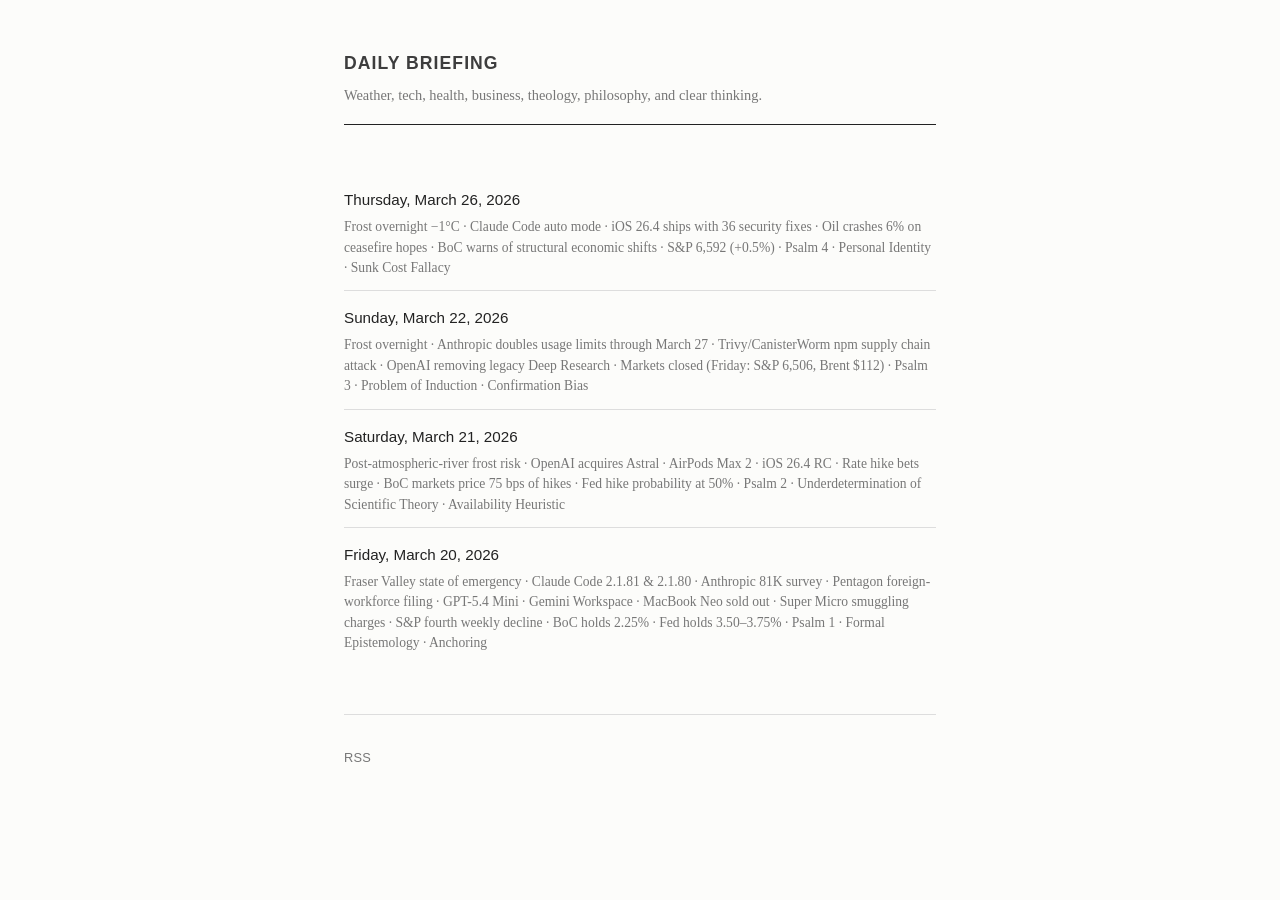
<file: index.html>
<!DOCTYPE html>
<html lang="en-CA">
<head>
  <meta charset="UTF-8">
  <meta name="viewport" content="width=device-width, initial-scale=1.0">
  <title>Daily Briefing</title>
  <link rel="alternate" type="application/rss+xml" title="Daily Briefing" href="/feed.xml">
  <link rel="stylesheet" href="/style.css">
</head>
<body>

<header>
  <h1>Daily Briefing</h1>
  <p class="subtitle">Weather, tech, health, business, theology, philosophy, and clear thinking.</p>
  <hr class="header-rule">
</header>

<ul class="archive-list">
  <li>
    <a href="/briefings/2026-03-26.html">Thursday, March 26, 2026</a>
    <div class="summary">Frost overnight &minus;1°C &middot; Claude Code auto mode &middot; iOS 26.4 ships with 36 security fixes &middot; Oil crashes 6% on ceasefire hopes &middot; BoC warns of structural economic shifts &middot; S&amp;P 6,592 (+0.5%) &middot; Psalm 4 &middot; Personal Identity &middot; Sunk Cost Fallacy</div>
  </li>
  <li>
    <a href="/briefings/2026-03-22.html">Sunday, March 22, 2026</a>
    <div class="summary">Frost overnight &middot; Anthropic doubles usage limits through March 27 &middot; Trivy/CanisterWorm npm supply chain attack &middot; OpenAI removing legacy Deep Research &middot; Markets closed (Friday: S&amp;P 6,506, Brent $112) &middot; Psalm 3 &middot; Problem of Induction &middot; Confirmation Bias</div>
  </li>
  <li>
    <a href="/briefings/2026-03-21.html">Saturday, March 21, 2026</a>
    <div class="summary">Post-atmospheric-river frost risk &middot; OpenAI acquires Astral &middot; AirPods Max 2 &middot; iOS 26.4 RC &middot; Rate hike bets surge &middot; BoC markets price 75 bps of hikes &middot; Fed hike probability at 50% &middot; Psalm 2 &middot; Underdetermination of Scientific Theory &middot; Availability Heuristic</div>
  </li>
  <li>
    <a href="/briefings/2026-03-20.html">Friday, March 20, 2026</a>
    <div class="summary">Fraser Valley state of emergency &middot; Claude Code 2.1.81 &amp; 2.1.80 &middot; Anthropic 81K survey &middot; Pentagon foreign-workforce filing &middot; GPT-5.4 Mini &middot; Gemini Workspace &middot; MacBook Neo sold out &middot; Super Micro smuggling charges &middot; S&amp;P fourth weekly decline &middot; BoC holds 2.25% &middot; Fed holds 3.50&ndash;3.75% &middot; Psalm 1 &middot; Formal Epistemology &middot; Anchoring</div>
  </li>
</ul>

<footer>
  <a class="feed-link" href="/feed.xml">RSS</a>
</footer>

</body>
</html>
</file>
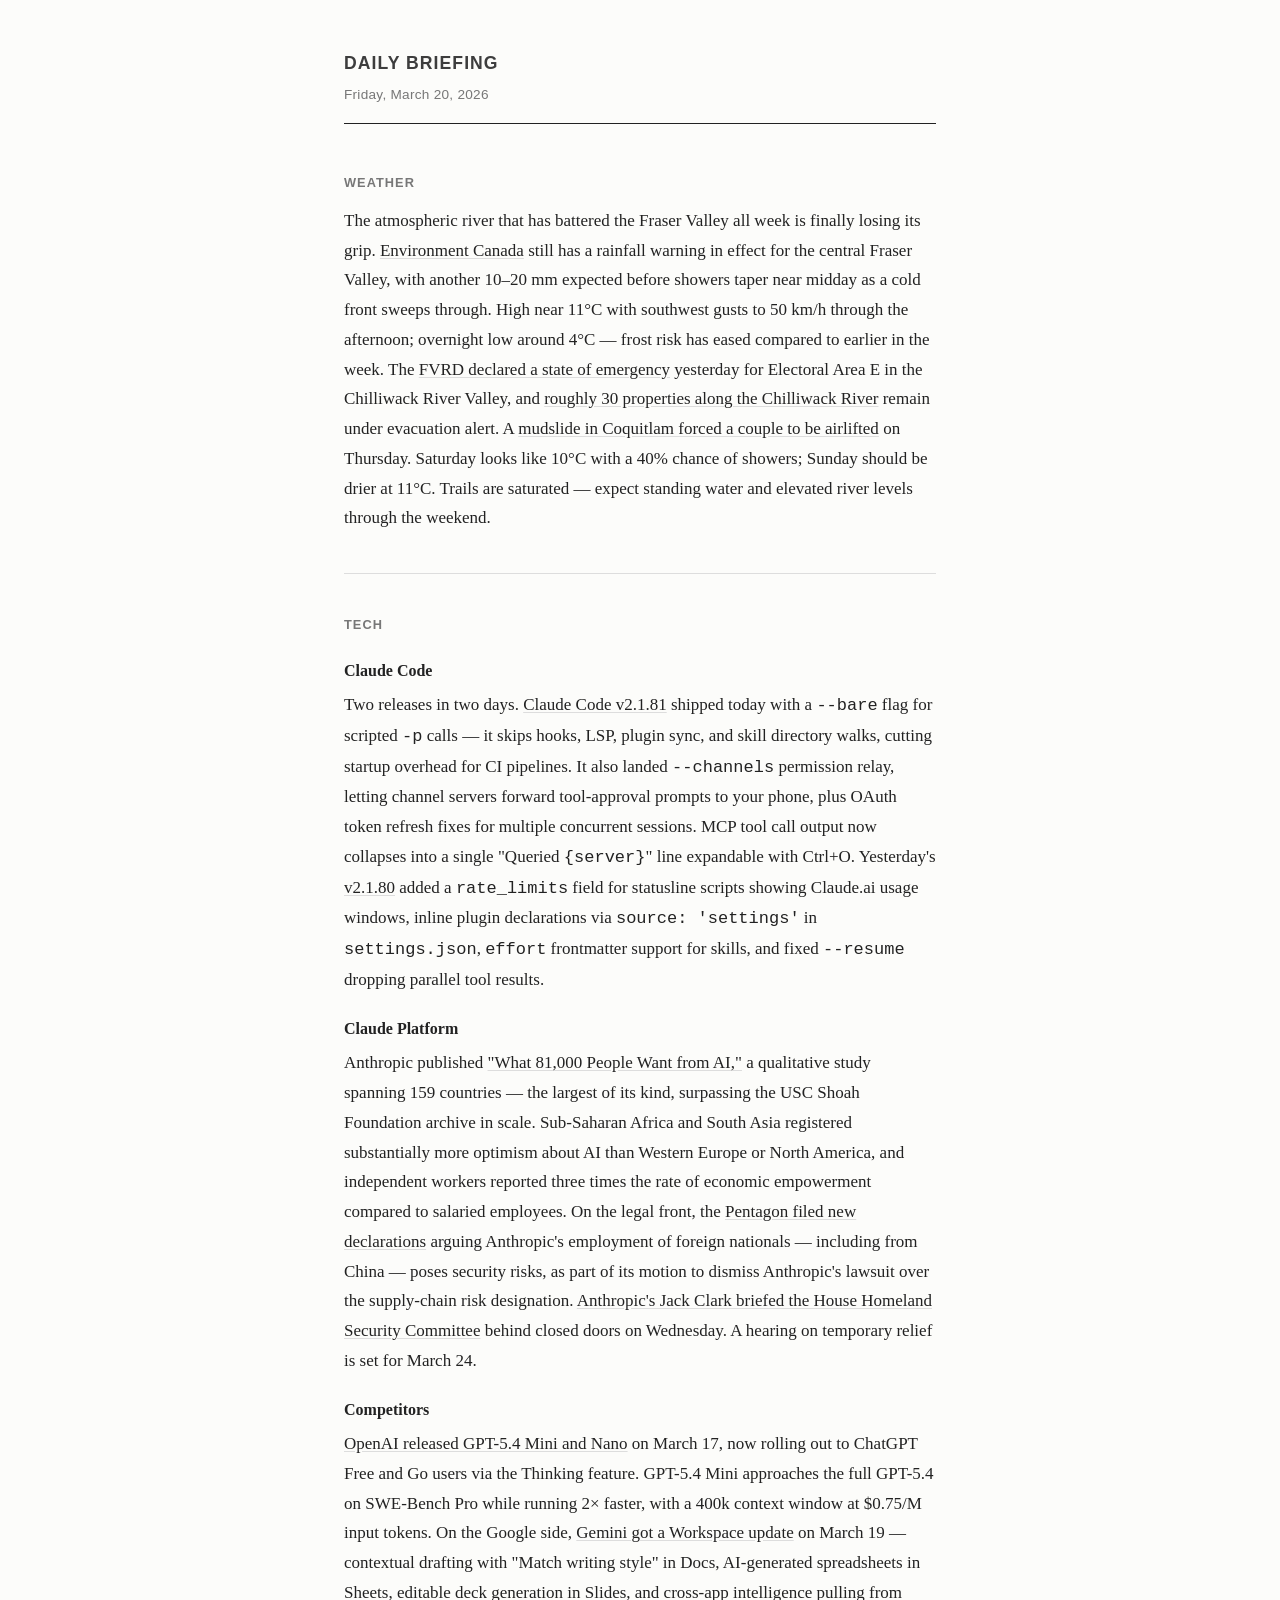
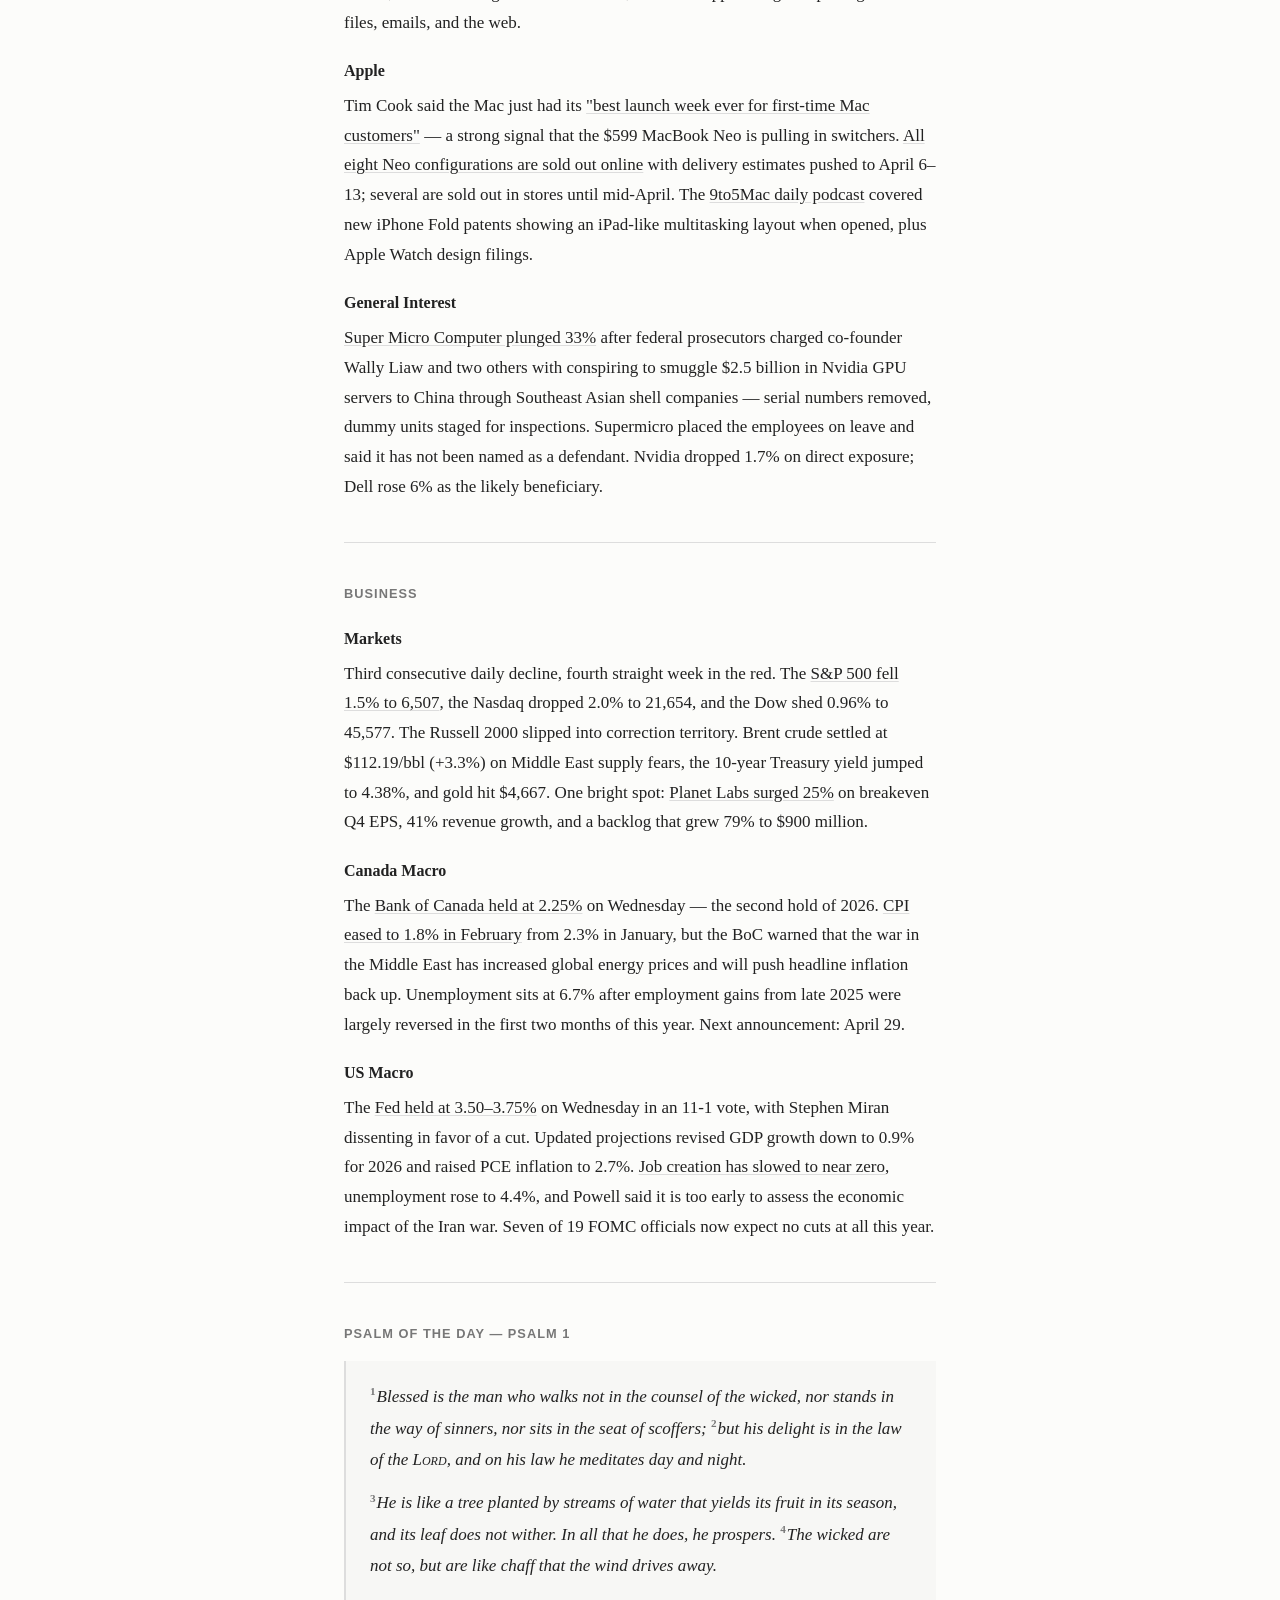
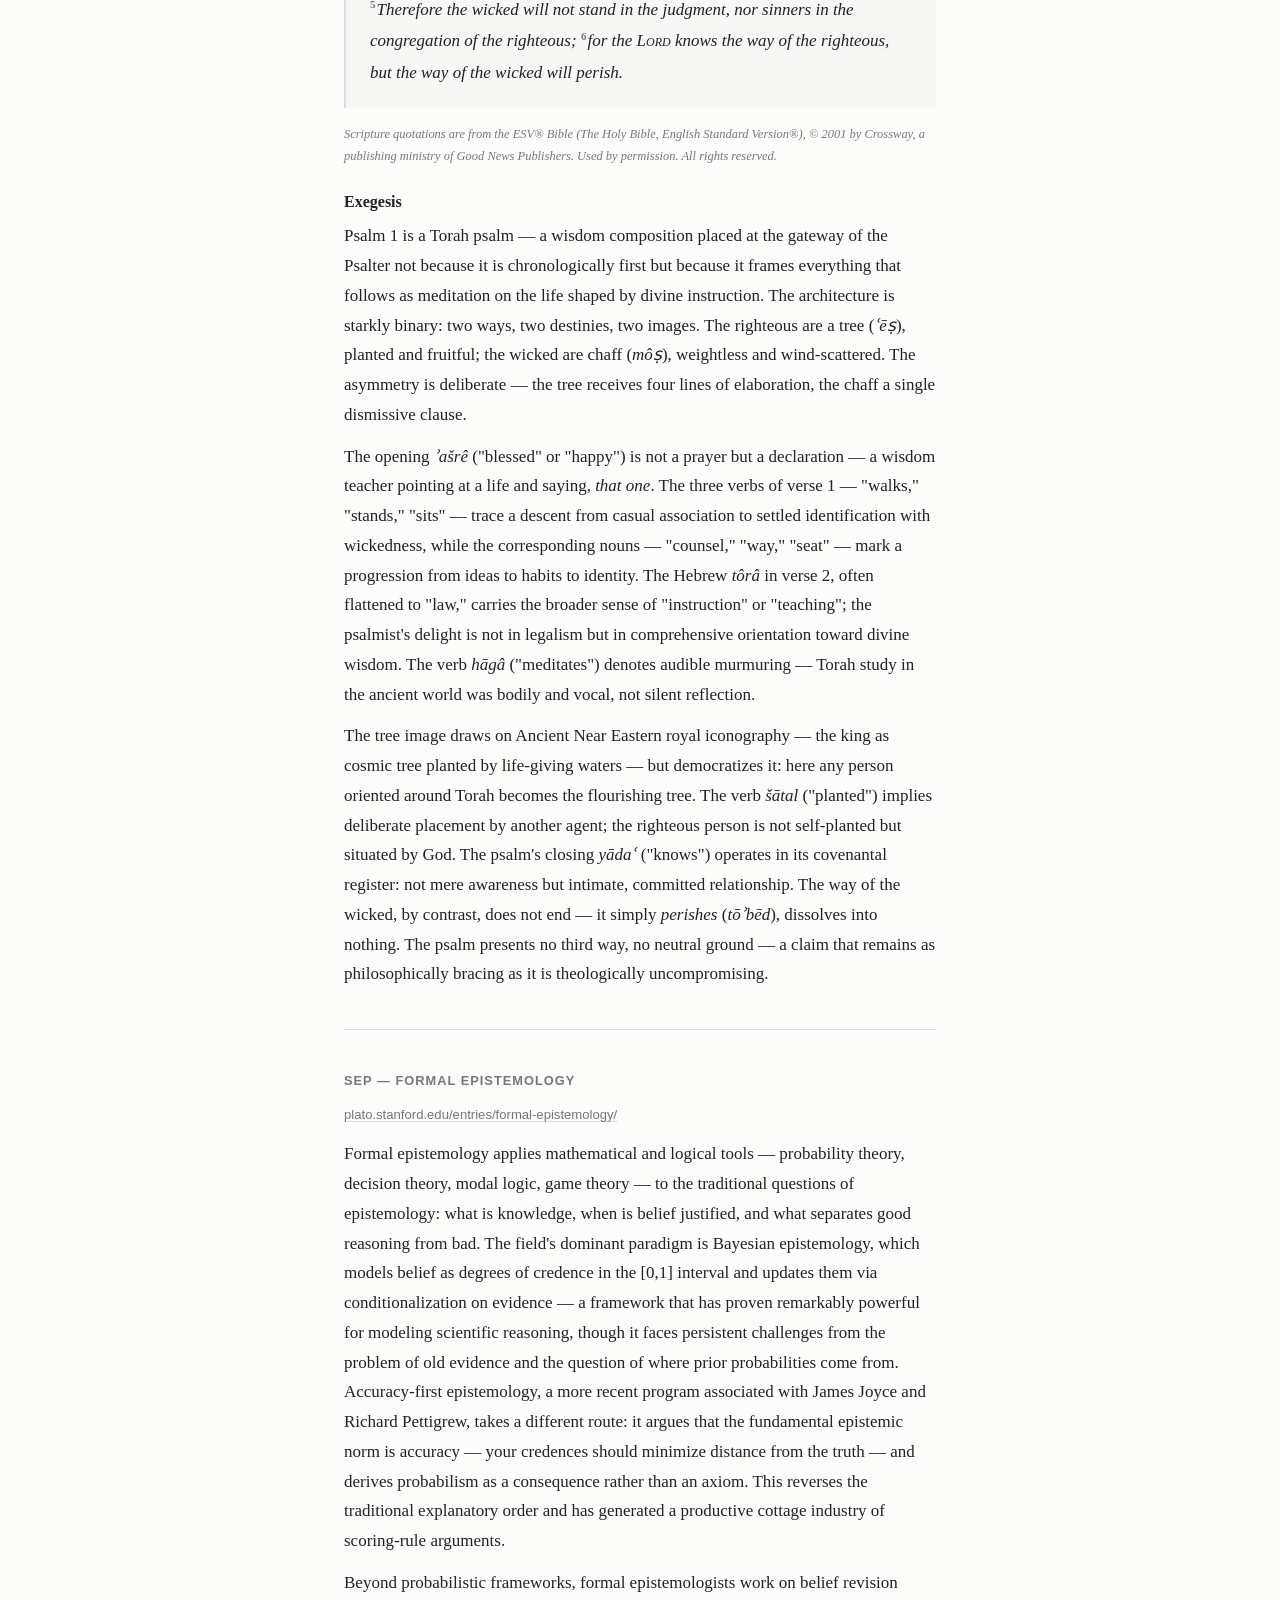
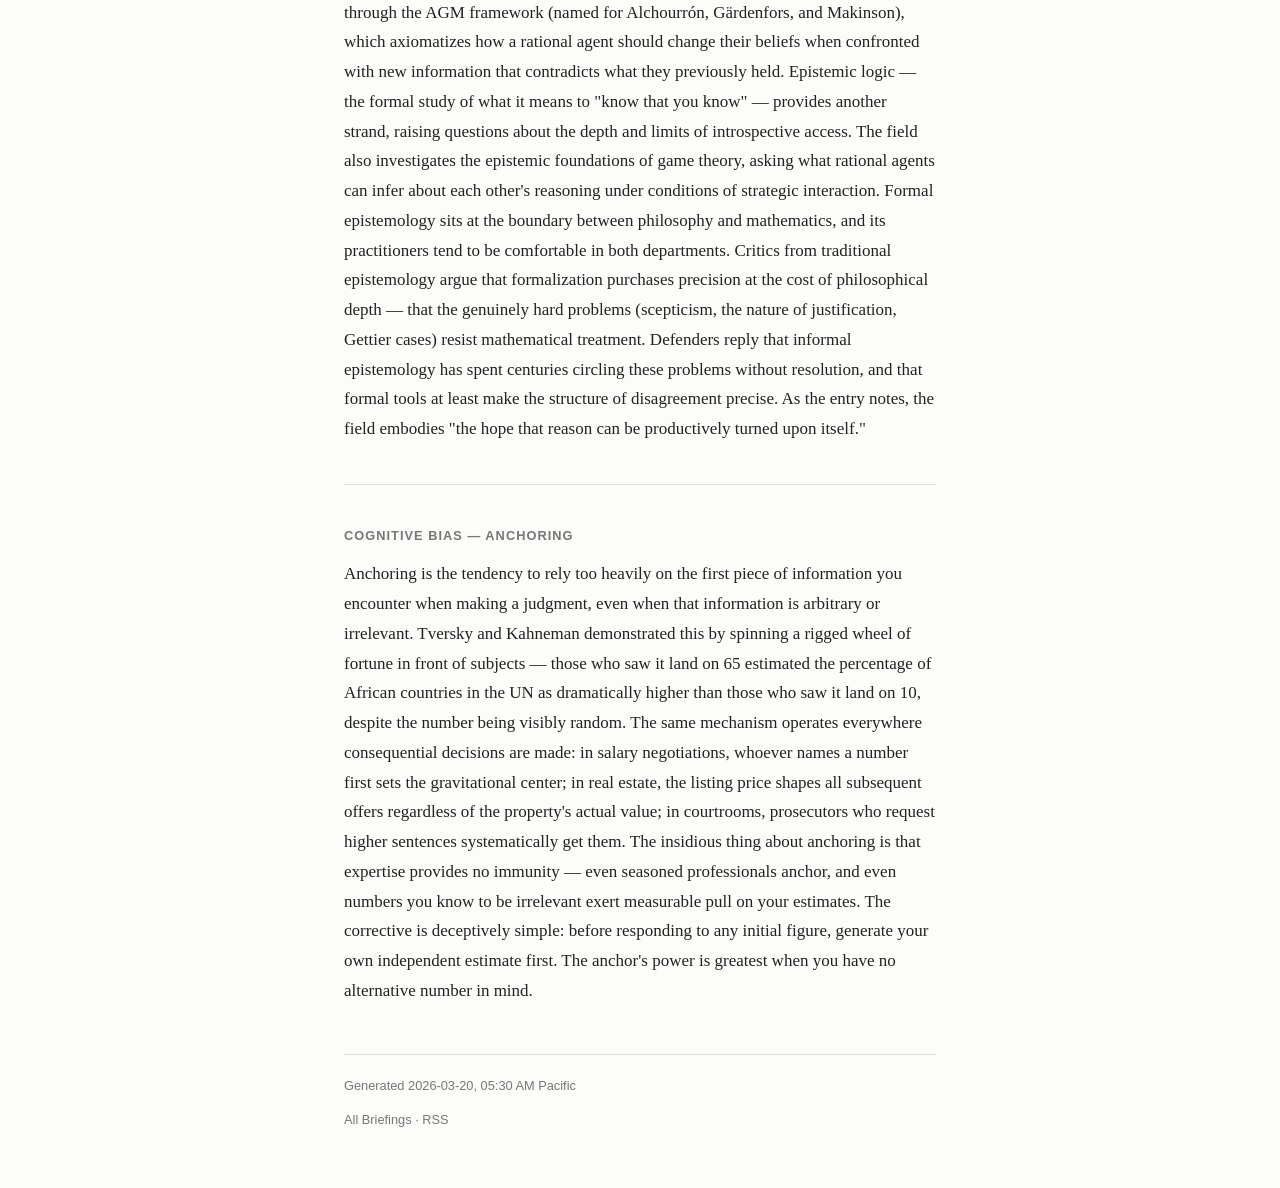
<file: briefings/2026-03-20.html>
<!DOCTYPE html>
<html lang="en-CA">
<head>
  <meta charset="UTF-8">
  <meta name="viewport" content="width=device-width, initial-scale=1.0">
  <title>Daily Briefing — 2026-03-20</title>
  <link rel="stylesheet" href="/style.css">
</head>
<body>

<header>
  <h1>Daily Briefing</h1>
  <div class="date">Friday, March 20, 2026</div>
  <hr class="header-rule">
</header>

<section>
  <h2>Weather</h2>
  <p>
    The atmospheric river that has battered the Fraser Valley all week is finally losing its grip. <a href="https://weather.gc.ca/en/location/index.html?coords=49.233,-121.767">Environment Canada</a> still has a rainfall warning in effect for the central Fraser Valley, with another 10–20 mm expected before showers taper near midday as a cold front sweeps through. High near 11°C with southwest gusts to 50 km/h through the afternoon; overnight low around 4°C — frost risk has eased compared to earlier in the week. The <a href="https://fraservalleytoday.ca/2026/03/19/state-of-emergency-declared-in-fvrd/">FVRD declared a state of emergency</a> yesterday for Electoral Area E in the Chilliwack River Valley, and <a href="https://theprogress.com/2026/03/19/state-of-local-emergency-declared-for-fvrds-area-e-in-the-chilliwack-river-valley/">roughly 30 properties along the Chilliwack River</a> remain under evacuation alert. A <a href="https://www.cbc.ca/news/canada/british-columbia/evacuation-alert-fraser-valley-atmospheric-river-bc-9.7135863">mudslide in Coquitlam forced a couple to be airlifted</a> on Thursday. Saturday looks like 10°C with a 40% chance of showers; Sunday should be drier at 11°C. Trails are saturated — expect standing water and elevated river levels through the weekend.
  </p>
</section>

<hr class="section-rule">

<section>
  <h2>Tech</h2>

  <h3>Claude Code</h3>
  <p>
    Two releases in two days. <a href="https://code.claude.com/docs/en/changelog">Claude Code v2.1.81</a> shipped today with a <code>--bare</code> flag for scripted <code>-p</code> calls — it skips hooks, LSP, plugin sync, and skill directory walks, cutting startup overhead for CI pipelines. It also landed <code>--channels</code> permission relay, letting channel servers forward tool-approval prompts to your phone, plus OAuth token refresh fixes for multiple concurrent sessions. MCP tool call output now collapses into a single "Queried <code>{server}</code>" line expandable with Ctrl+O. Yesterday's <a href="https://code.claude.com/docs/en/changelog">v2.1.80</a> added a <code>rate_limits</code> field for statusline scripts showing Claude.ai usage windows, inline plugin declarations via <code>source: 'settings'</code> in <code>settings.json</code>, <code>effort</code> frontmatter support for skills, and fixed <code>--resume</code> dropping parallel tool results.
  </p>

  <h3>Claude Platform</h3>
  <p>
    Anthropic published <a href="https://www.anthropic.com/81k-interviews">"What 81,000 People Want from AI,"</a> a qualitative study spanning 159 countries — the largest of its kind, surpassing the USC Shoah Foundation archive in scale. Sub-Saharan Africa and South Asia registered substantially more optimism about AI than Western Europe or North America, and independent workers reported three times the rate of economic empowerment compared to salaried employees. On the legal front, the <a href="https://www.axios.com/2026/03/19/pentagon-anthropic-foreign-workforce-security-risks">Pentagon filed new declarations</a> arguing Anthropic's employment of foreign nationals — including from China — poses security risks, as part of its motion to dismiss Anthropic's lawsuit over the supply-chain risk designation. <a href="https://www.axios.com/2026/03/19/anthropic-house-homeland-security-ai">Anthropic's Jack Clark briefed the House Homeland Security Committee</a> behind closed doors on Wednesday. A hearing on temporary relief is set for March 24.
  </p>

  <h3>Competitors</h3>
  <p>
    <a href="https://openai.com/index/introducing-gpt-5-4-mini-and-nano/">OpenAI released GPT-5.4 Mini and Nano</a> on March 17, now rolling out to ChatGPT Free and Go users via the Thinking feature. GPT-5.4 Mini approaches the full GPT-5.4 on SWE-Bench Pro while running 2× faster, with a 400k context window at $0.75/M input tokens. On the Google side, <a href="https://blog.google/products-and-platforms/products/workspace/gemini-workspace-updates-march-2026/">Gemini got a Workspace update</a> on March 19 — contextual drafting with "Match writing style" in Docs, AI-generated spreadsheets in Sheets, editable deck generation in Slides, and cross-app intelligence pulling from files, emails, and the web.
  </p>

  <h3>Apple</h3>
  <p>
    Tim Cook said the Mac just had its <a href="https://9to5mac.com/2026/03/20/tim-cook-says-the-mac-just-set-a-new-launch-record-for-apple/">"best launch week ever for first-time Mac customers"</a> — a strong signal that the $599 MacBook Neo is pulling in switchers. <a href="https://9to5mac.com/2026/03/20/apple-hasnt-caught-up-to-macbook-neo-demand-yet/">All eight Neo configurations are sold out online</a> with delivery estimates pushed to April 6–13; several are sold out in stores until mid-April. The <a href="https://9to5mac.com/2026/03/20/daily-march-20-2026/">9to5Mac daily podcast</a> covered new iPhone Fold patents showing an iPad-like multitasking layout when opened, plus Apple Watch design filings.
  </p>

  <h3>General Interest</h3>
  <p>
    <a href="https://finance.yahoo.com/news/supermicro-stock-plunges-33-after-us-charges-co-founder-with-conspiracy-to-smuggle-nvidia-chips-to-china-201013177.html">Super Micro Computer plunged 33%</a> after federal prosecutors charged co-founder Wally Liaw and two others with conspiring to smuggle $2.5 billion in Nvidia GPU servers to China through Southeast Asian shell companies — serial numbers removed, dummy units staged for inspections. Supermicro placed the employees on leave and said it has not been named as a defendant. Nvidia dropped 1.7% on direct exposure; Dell rose 6% as the likely beneficiary.
  </p>
</section>

<hr class="section-rule">

<section>
  <h2>Business</h2>

  <h3>Markets</h3>
  <p>
    Third consecutive daily decline, fourth straight week in the red. The <a href="https://finance.yahoo.com/markets/stocks/articles/stock-market-today-march-20-212631719.html">S&amp;P 500 fell 1.5% to 6,507</a>, the Nasdaq dropped 2.0% to 21,654, and the Dow shed 0.96% to 45,577. The Russell 2000 slipped into correction territory. Brent crude settled at $112.19/bbl (+3.3%) on Middle East supply fears, the 10-year Treasury yield jumped to 4.38%, and gold hit $4,667. One bright spot: <a href="https://finance.yahoo.com/markets/stocks/articles/stock-market-today-march-20-215435294.html">Planet Labs surged 25%</a> on breakeven Q4 EPS, 41% revenue growth, and a backlog that grew 79% to $900 million.
  </p>

  <h3>Canada Macro</h3>
  <p>
    The <a href="https://www.bankofcanada.ca/2026/03/fad-press-release-2026-03-18/">Bank of Canada held at 2.25%</a> on Wednesday — the second hold of 2026. <a href="https://www.bnnbloomberg.ca/business/economics/2026/03/18/bank-of-canada-holds-key-interest-rate-at-225/">CPI eased to 1.8% in February</a> from 2.3% in January, but the BoC warned that the war in the Middle East has increased global energy prices and will push headline inflation back up. Unemployment sits at 6.7% after employment gains from late 2025 were largely reversed in the first two months of this year. Next announcement: April 29.
  </p>

  <h3>US Macro</h3>
  <p>
    The <a href="https://www.federalreserve.gov/newsevents/pressreleases/monetary20260318a.htm">Fed held at 3.50–3.75%</a> on Wednesday in an 11-1 vote, with Stephen Miran dissenting in favor of a cut. Updated projections revised GDP growth down to 0.9% for 2026 and raised PCE inflation to 2.7%. <a href="https://finance.yahoo.com/news/live/fed-meeting-live-updates-federal-reserve-holds-rates-steady-forecasts-1-rate-cut-in-2026-180216872.html">Job creation has slowed to near zero</a>, unemployment rose to 4.4%, and Powell said it is too early to assess the economic impact of the Iran war. Seven of 19 FOMC officials now expect no cuts at all this year.
  </p>
</section>

<hr class="section-rule">

<section>
  <h2>Psalm of the Day — Psalm 1</h2>

  <div class="psalm-text">
    <p>
      <span class="verse-num">1</span>Blessed is the man
      who walks not in the counsel of the wicked,
      nor stands in the way of sinners,
      nor sits in the seat of scoffers;
      <span class="verse-num">2</span>but his delight is in the law of the <span style="font-variant: small-caps;">Lord</span>,
      and on his law he meditates day and night.
    </p>
    <p>
      <span class="verse-num">3</span>He is like a tree
      planted by streams of water
      that yields its fruit in its season,
      and its leaf does not wither.
      In all that he does, he prospers.
      <span class="verse-num">4</span>The wicked are not so,
      but are like chaff that the wind drives away.
    </p>
    <p>
      <span class="verse-num">5</span>Therefore the wicked will not stand in the judgment,
      nor sinners in the congregation of the righteous;
      <span class="verse-num">6</span>for the <span style="font-variant: small-caps;">Lord</span> knows the way of the righteous,
      but the way of the wicked will perish.
    </p>
  </div>

  <p class="copyright">
    Scripture quotations are from the ESV® Bible (The Holy Bible, English Standard Version®), © 2001 by Crossway, a publishing ministry of Good News Publishers. Used by permission. All rights reserved.
  </p>

  <h3>Exegesis</h3>
  <p>
    Psalm 1 is a Torah psalm — a wisdom composition placed at the gateway of the Psalter not because it is chronologically first but because it frames everything that follows as meditation on the life shaped by divine instruction. The architecture is starkly binary: two ways, two destinies, two images. The righteous are a tree (<em>ʿēṣ</em>), planted and fruitful; the wicked are chaff (<em>môṣ</em>), weightless and wind-scattered. The asymmetry is deliberate — the tree receives four lines of elaboration, the chaff a single dismissive clause.
  </p>
  <p>
    The opening <em>ʾašrê</em> ("blessed" or "happy") is not a prayer but a declaration — a wisdom teacher pointing at a life and saying, <em>that one</em>. The three verbs of verse 1 — "walks," "stands," "sits" — trace a descent from casual association to settled identification with wickedness, while the corresponding nouns — "counsel," "way," "seat" — mark a progression from ideas to habits to identity. The Hebrew <em>tôrâ</em> in verse 2, often flattened to "law," carries the broader sense of "instruction" or "teaching"; the psalmist's delight is not in legalism but in comprehensive orientation toward divine wisdom. The verb <em>hāgâ</em> ("meditates") denotes audible murmuring — Torah study in the ancient world was bodily and vocal, not silent reflection.
  </p>
  <p>
    The tree image draws on Ancient Near Eastern royal iconography — the king as cosmic tree planted by life-giving waters — but democratizes it: here any person oriented around Torah becomes the flourishing tree. The verb <em>šātal</em> ("planted") implies deliberate placement by another agent; the righteous person is not self-planted but situated by God. The psalm's closing <em>yādaʿ</em> ("knows") operates in its covenantal register: not mere awareness but intimate, committed relationship. The way of the wicked, by contrast, does not end — it simply <em>perishes</em> (<em>tōʾbēd</em>), dissolves into nothing. The psalm presents no third way, no neutral ground — a claim that remains as philosophically bracing as it is theologically uncompromising.
  </p>
</section>

<hr class="section-rule">

<section>
  <h2>SEP — Formal Epistemology</h2>
  <p class="sep-link">
    <a href="https://plato.stanford.edu/entries/formal-epistemology/">plato.stanford.edu/entries/formal-epistemology/</a>
  </p>
  <p>
    Formal epistemology applies mathematical and logical tools — probability theory, decision theory, modal logic, game theory — to the traditional questions of epistemology: what is knowledge, when is belief justified, and what separates good reasoning from bad. The field's dominant paradigm is Bayesian epistemology, which models belief as degrees of credence in the [0,1] interval and updates them via conditionalization on evidence — a framework that has proven remarkably powerful for modeling scientific reasoning, though it faces persistent challenges from the problem of old evidence and the question of where prior probabilities come from. Accuracy-first epistemology, a more recent program associated with James Joyce and Richard Pettigrew, takes a different route: it argues that the fundamental epistemic norm is accuracy — your credences should minimize distance from the truth — and derives probabilism as a consequence rather than an axiom. This reverses the traditional explanatory order and has generated a productive cottage industry of scoring-rule arguments.
  </p>
  <p>
    Beyond probabilistic frameworks, formal epistemologists work on belief revision through the AGM framework (named for Alchourrón, Gärdenfors, and Makinson), which axiomatizes how a rational agent should change their beliefs when confronted with new information that contradicts what they previously held. Epistemic logic — the formal study of what it means to "know that you know" — provides another strand, raising questions about the depth and limits of introspective access. The field also investigates the epistemic foundations of game theory, asking what rational agents can infer about each other's reasoning under conditions of strategic interaction. Formal epistemology sits at the boundary between philosophy and mathematics, and its practitioners tend to be comfortable in both departments. Critics from traditional epistemology argue that formalization purchases precision at the cost of philosophical depth — that the genuinely hard problems (scepticism, the nature of justification, Gettier cases) resist mathematical treatment. Defenders reply that informal epistemology has spent centuries circling these problems without resolution, and that formal tools at least make the structure of disagreement precise. As the entry notes, the field embodies "the hope that reason can be productively turned upon itself."
  </p>
</section>

<hr class="section-rule">

<section>
  <h2>Cognitive Bias — Anchoring</h2>
  <p>
    Anchoring is the tendency to rely too heavily on the first piece of information you encounter when making a judgment, even when that information is arbitrary or irrelevant. Tversky and Kahneman demonstrated this by spinning a rigged wheel of fortune in front of subjects — those who saw it land on 65 estimated the percentage of African countries in the UN as dramatically higher than those who saw it land on 10, despite the number being visibly random. The same mechanism operates everywhere consequential decisions are made: in salary negotiations, whoever names a number first sets the gravitational center; in real estate, the listing price shapes all subsequent offers regardless of the property's actual value; in courtrooms, prosecutors who request higher sentences systematically get them. The insidious thing about anchoring is that expertise provides no immunity — even seasoned professionals anchor, and even numbers you know to be irrelevant exert measurable pull on your estimates. The corrective is deceptively simple: before responding to any initial figure, generate your own independent estimate first. The anchor's power is greatest when you have no alternative number in mind.
  </p>
</section>

<footer>
  <p>Generated 2026-03-20, 05:30 AM Pacific</p>
  <p><a href="/">All Briefings</a> · <a href="/feed.xml">RSS</a></p>
</footer>

</body>
</html>
</file>
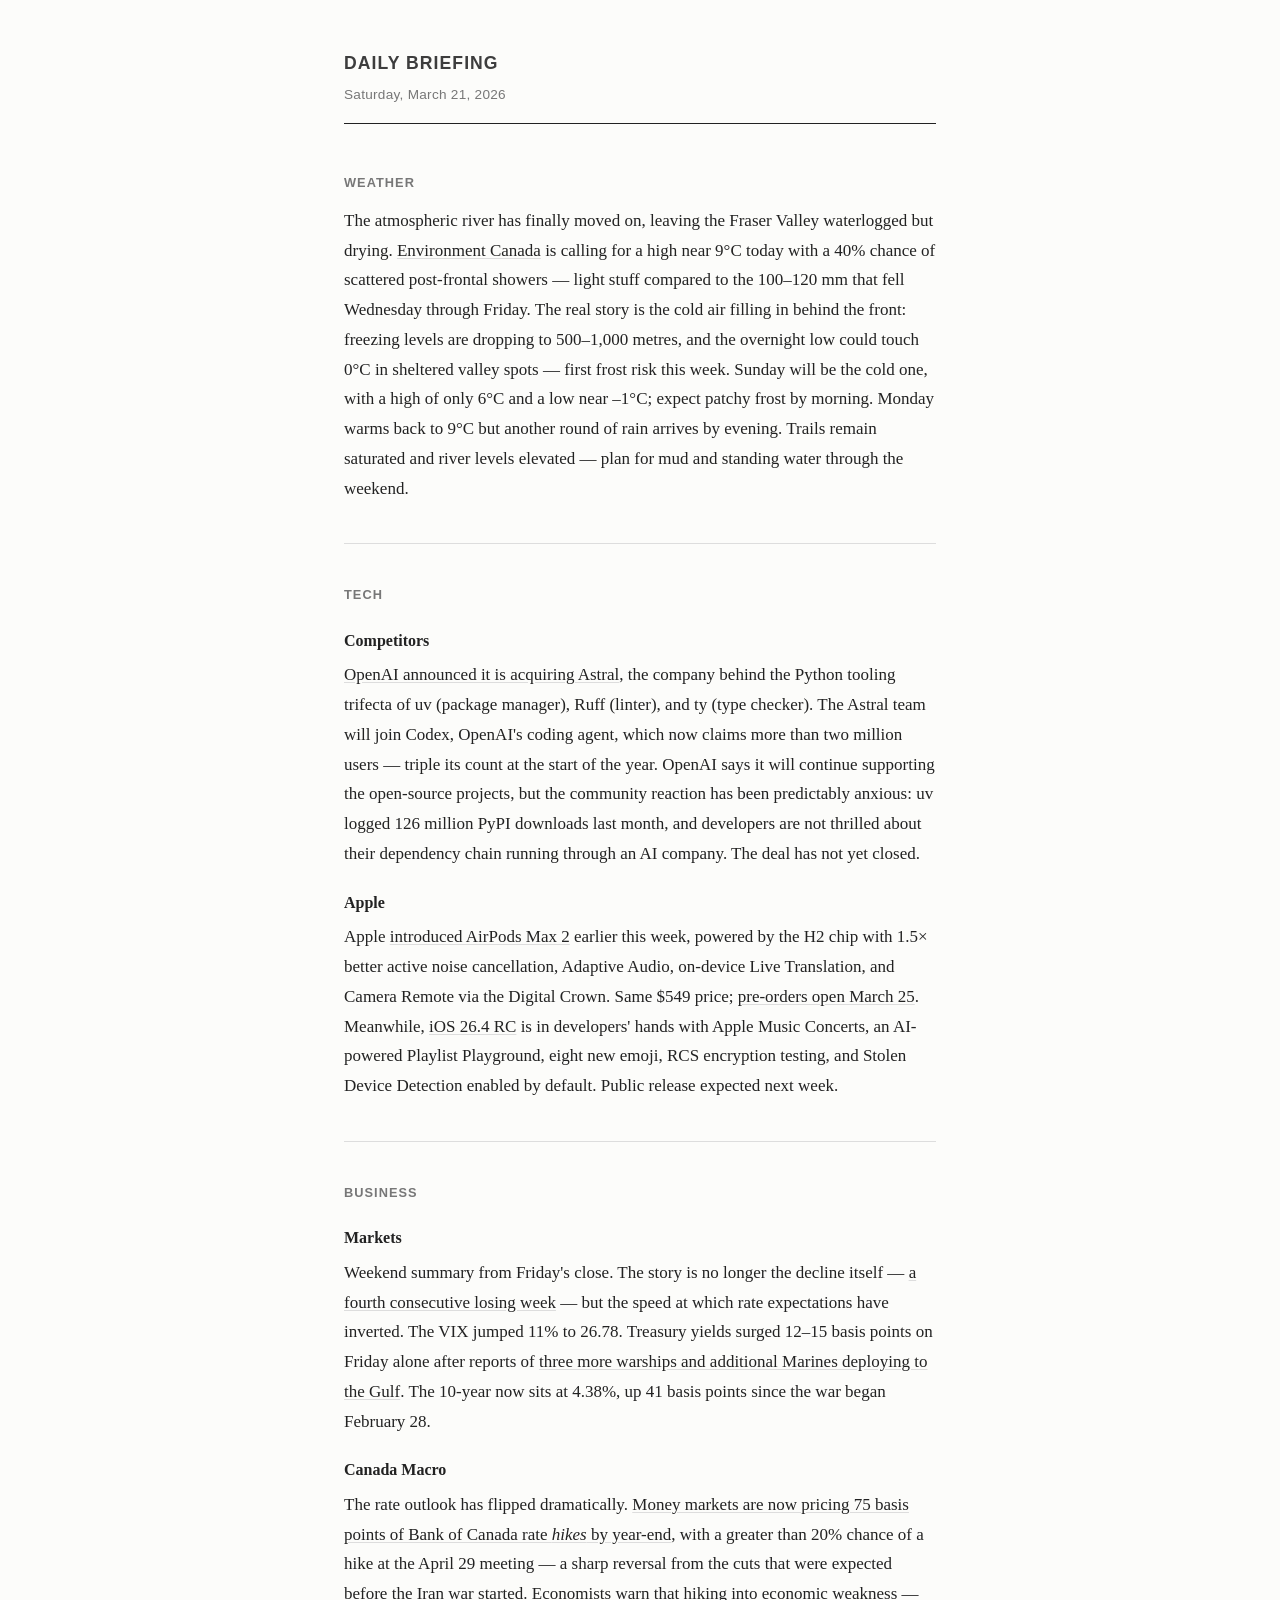
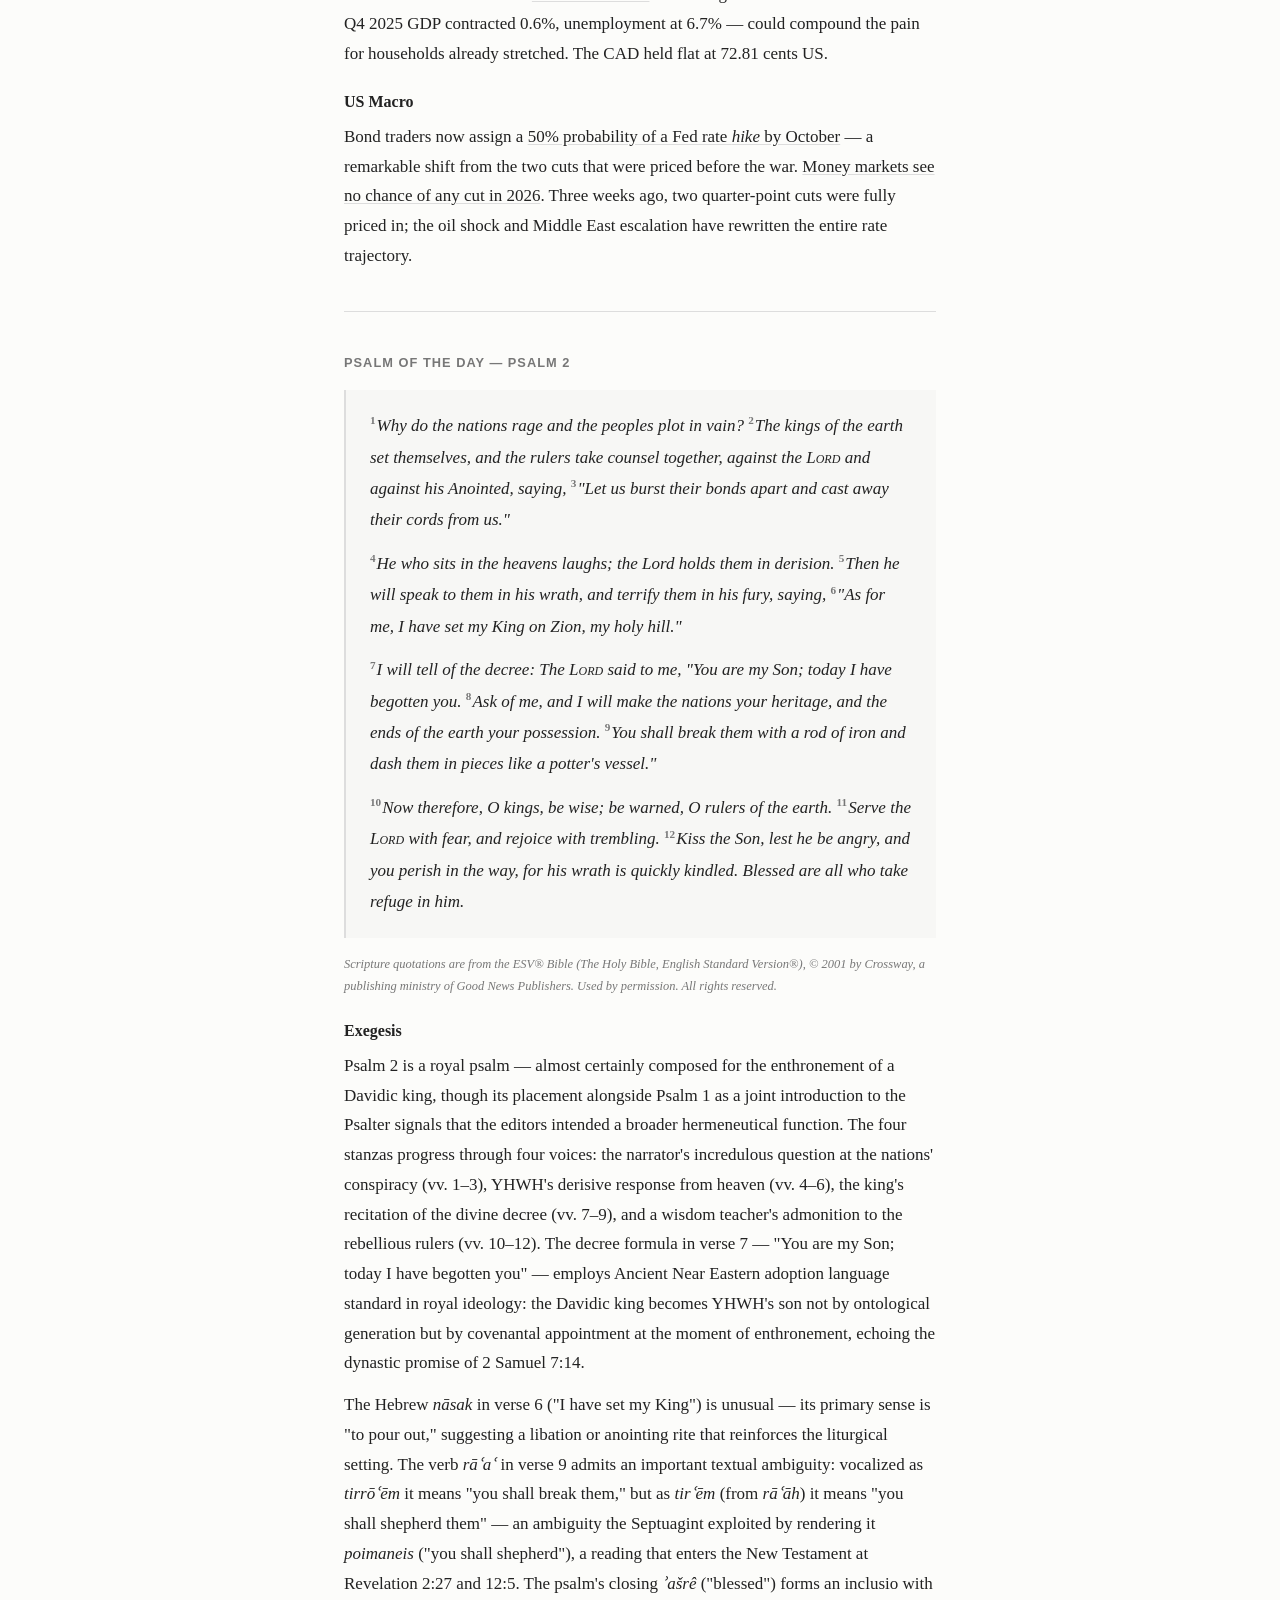
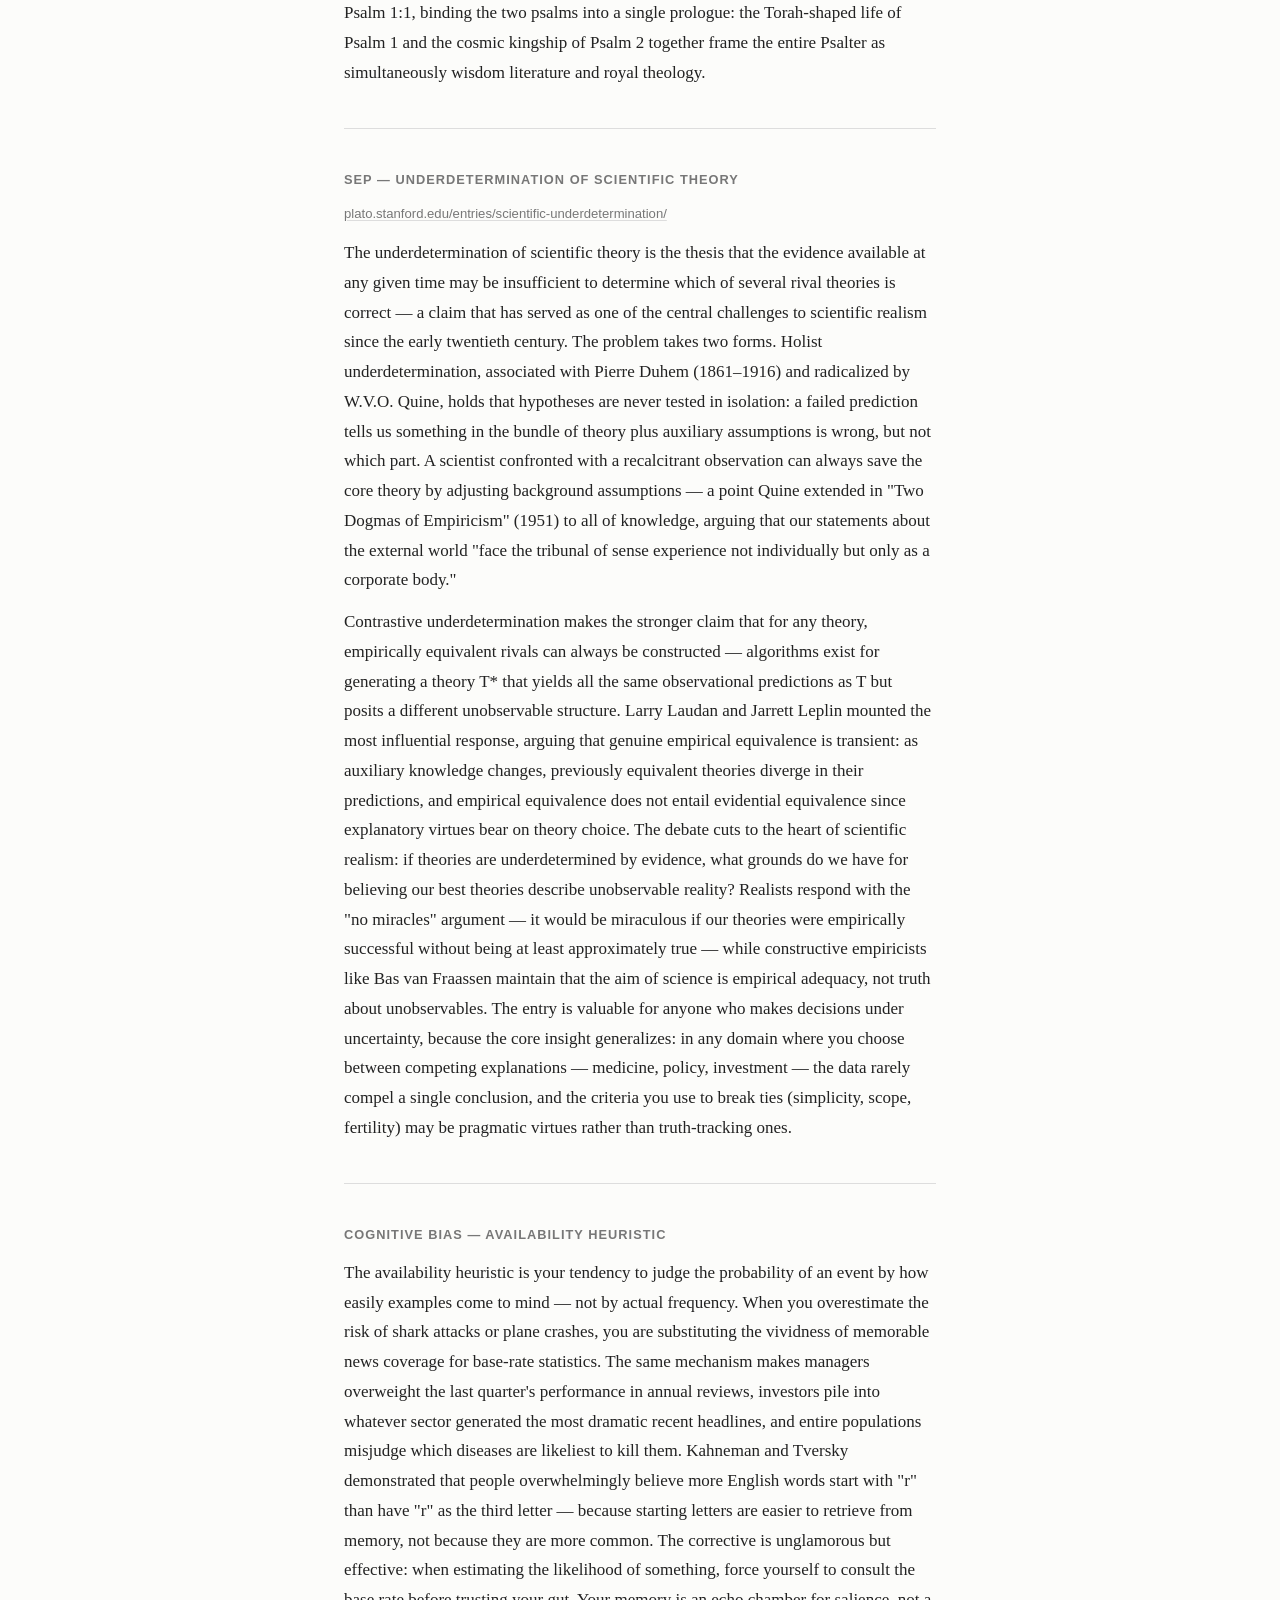
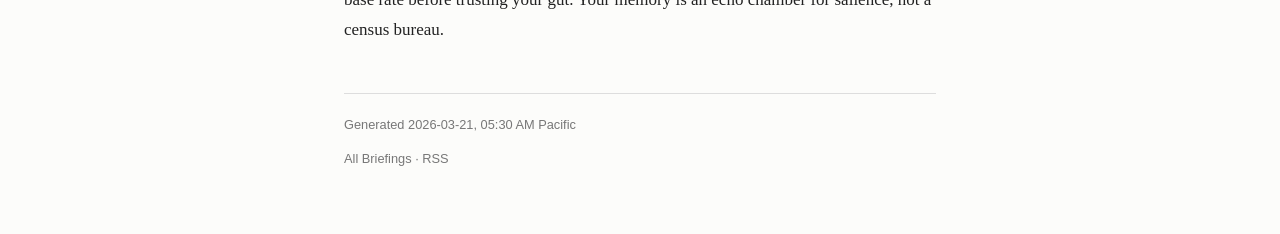
<file: briefings/2026-03-21.html>
<!DOCTYPE html>
<html lang="en-CA">
<head>
  <meta charset="UTF-8">
  <meta name="viewport" content="width=device-width, initial-scale=1.0">
  <title>Daily Briefing — 2026-03-21</title>
  <link rel="stylesheet" href="/style.css">
</head>
<body>

<header>
  <h1>Daily Briefing</h1>
  <div class="date">Saturday, March 21, 2026</div>
  <hr class="header-rule">
</header>

<section>
  <h2>Weather</h2>
  <p>
    The atmospheric river has finally moved on, leaving the Fraser Valley waterlogged but drying. <a href="https://weather.gc.ca/en/location/index.html?coords=49.233,-121.767">Environment Canada</a> is calling for a high near 9°C today with a 40% chance of scattered post-frontal showers — light stuff compared to the 100–120 mm that fell Wednesday through Friday. The real story is the cold air filling in behind the front: freezing levels are dropping to 500–1,000 metres, and the overnight low could touch 0°C in sheltered valley spots — first frost risk this week. Sunday will be the cold one, with a high of only 6°C and a low near –1°C; expect patchy frost by morning. Monday warms back to 9°C but another round of rain arrives by evening. Trails remain saturated and river levels elevated — plan for mud and standing water through the weekend.
  </p>
</section>

<hr class="section-rule">

<section>
  <h2>Tech</h2>

  <h3>Competitors</h3>
  <p>
    <a href="https://openai.com/index/openai-to-acquire-astral/">OpenAI announced it is acquiring Astral</a>, the company behind the Python tooling trifecta of uv (package manager), Ruff (linter), and ty (type checker). The Astral team will join Codex, OpenAI's coding agent, which now claims more than two million users — triple its count at the start of the year. OpenAI says it will continue supporting the open-source projects, but the community reaction has been predictably anxious: uv logged 126 million PyPI downloads last month, and developers are not thrilled about their dependency chain running through an AI company. The deal has not yet closed.
  </p>

  <h3>Apple</h3>
  <p>
    Apple <a href="https://www.apple.com/newsroom/2026/03/apple-introduces-airpods-max-2-powered-by-h2/">introduced AirPods Max 2</a> earlier this week, powered by the H2 chip with 1.5× better active noise cancellation, Adaptive Audio, on-device Live Translation, and Camera Remote via the Digital Crown. Same $549 price; <a href="https://9to5mac.com/2026/03/21/top-stories-airpods-max-2-ios-26-4-rc-and-more/">pre-orders open March 25</a>. Meanwhile, <a href="https://www.macrumors.com/2026/03/20/ios-26-4-top-10-features/">iOS 26.4 RC</a> is in developers' hands with Apple Music Concerts, an AI-powered Playlist Playground, eight new emoji, RCS encryption testing, and Stolen Device Detection enabled by default. Public release expected next week.
  </p>
</section>

<hr class="section-rule">

<section>
  <h2>Business</h2>

  <h3>Markets</h3>
  <p>
    Weekend summary from Friday's close. The story is no longer the decline itself — <a href="https://finance.yahoo.com/news/live/stock-market-today-dow-sp-500-nasdaq-accelerate-losses-as-oil-swings-amid-iran-war-jitters-193849741.html">a fourth consecutive losing week</a> — but the speed at which rate expectations have inverted. The VIX jumped 11% to 26.78. Treasury yields surged 12–15 basis points on Friday alone after reports of <a href="https://www.bnnbloomberg.ca/markets/2026/03/20/us-stocks-sink-on-fears-the-war-with-iran-will-keep-interest-rates-high/">three more warships and additional Marines deploying to the Gulf</a>. The 10-year now sits at 4.38%, up 41 basis points since the war began February 28.
  </p>

  <h3>Canada Macro</h3>
  <p>
    The rate outlook has flipped dramatically. <a href="https://www.bnnbloomberg.ca/business/2026/03/20/money-markets-raise-bank-of-canada-2026-rate-hike-bets-by-75-basis-points/">Money markets are now pricing 75 basis points of Bank of Canada rate <em>hikes</em> by year-end</a>, with a greater than 20% chance of a hike at the April 29 meeting — a sharp reversal from the cuts that were expected before the Iran war started. <a href="https://www.bnnbloomberg.ca/business/2026/03/20/money-markets-raise-bank-of-canada-2026-rate-hike-bets-by-75-basis-points/">Economists warn</a> that hiking into economic weakness — Q4 2025 GDP contracted 0.6%, unemployment at 6.7% — could compound the pain for households already stretched. The CAD held flat at 72.81 cents US.
  </p>

  <h3>US Macro</h3>
  <p>
    Bond traders now assign a <a href="https://finance.yahoo.com/news/live/fed-meeting-live-updates-federal-reserve-holds-rates-steady-forecasts-1-rate-cut-in-2026-180216872.html">50% probability of a Fed rate <em>hike</em> by October</a> — a remarkable shift from the two cuts that were priced before the war. <a href="https://www.bnnbloomberg.ca/markets/2026/03/20/us-stocks-sink-on-fears-the-war-with-iran-will-keep-interest-rates-high/">Money markets see no chance of any cut in 2026</a>. Three weeks ago, two quarter-point cuts were fully priced in; the oil shock and Middle East escalation have rewritten the entire rate trajectory.
  </p>
</section>

<hr class="section-rule">

<section>
  <h2>Psalm of the Day — Psalm 2</h2>

  <div class="psalm-text">
    <p>
      <span class="verse-num">1</span>Why do the nations rage
      and the peoples plot in vain?
      <span class="verse-num">2</span>The kings of the earth set themselves,
      and the rulers take counsel together,
      against the <span style="font-variant: small-caps;">Lord</span> and against his Anointed, saying,
      <span class="verse-num">3</span>"Let us burst their bonds apart
      and cast away their cords from us."
    </p>
    <p>
      <span class="verse-num">4</span>He who sits in the heavens laughs;
      the Lord holds them in derision.
      <span class="verse-num">5</span>Then he will speak to them in his wrath,
      and terrify them in his fury, saying,
      <span class="verse-num">6</span>"As for me, I have set my King
      on Zion, my holy hill."
    </p>
    <p>
      <span class="verse-num">7</span>I will tell of the decree:
      The <span style="font-variant: small-caps;">Lord</span> said to me, "You are my Son;
      today I have begotten you.
      <span class="verse-num">8</span>Ask of me, and I will make the nations your heritage,
      and the ends of the earth your possession.
      <span class="verse-num">9</span>You shall break them with a rod of iron
      and dash them in pieces like a potter's vessel."
    </p>
    <p>
      <span class="verse-num">10</span>Now therefore, O kings, be wise;
      be warned, O rulers of the earth.
      <span class="verse-num">11</span>Serve the <span style="font-variant: small-caps;">Lord</span> with fear,
      and rejoice with trembling.
      <span class="verse-num">12</span>Kiss the Son,
      lest he be angry, and you perish in the way,
      for his wrath is quickly kindled.
      Blessed are all who take refuge in him.
    </p>
  </div>

  <p class="copyright">
    Scripture quotations are from the ESV® Bible (The Holy Bible, English Standard Version®), © 2001 by Crossway, a publishing ministry of Good News Publishers. Used by permission. All rights reserved.
  </p>

  <h3>Exegesis</h3>
  <p>
    Psalm 2 is a royal psalm — almost certainly composed for the enthronement of a Davidic king, though its placement alongside Psalm 1 as a joint introduction to the Psalter signals that the editors intended a broader hermeneutical function. The four stanzas progress through four voices: the narrator's incredulous question at the nations' conspiracy (vv. 1–3), YHWH's derisive response from heaven (vv. 4–6), the king's recitation of the divine decree (vv. 7–9), and a wisdom teacher's admonition to the rebellious rulers (vv. 10–12). The decree formula in verse 7 — "You are my Son; today I have begotten you" — employs Ancient Near Eastern adoption language standard in royal ideology: the Davidic king becomes YHWH's son not by ontological generation but by covenantal appointment at the moment of enthronement, echoing the dynastic promise of 2 Samuel 7:14.
  </p>
  <p>
    The Hebrew <em>nāsak</em> in verse 6 ("I have set my King") is unusual — its primary sense is "to pour out," suggesting a libation or anointing rite that reinforces the liturgical setting. The verb <em>rāʿaʿ</em> in verse 9 admits an important textual ambiguity: vocalized as <em>tirrōʿēm</em> it means "you shall break them," but as <em>tirʿēm</em> (from <em>rāʿāh</em>) it means "you shall shepherd them" — an ambiguity the Septuagint exploited by rendering it <em>poimaneis</em> ("you shall shepherd"), a reading that enters the New Testament at Revelation 2:27 and 12:5. The psalm's closing <em>ʾašrê</em> ("blessed") forms an inclusio with Psalm 1:1, binding the two psalms into a single prologue: the Torah-shaped life of Psalm 1 and the cosmic kingship of Psalm 2 together frame the entire Psalter as simultaneously wisdom literature and royal theology.
  </p>
</section>

<hr class="section-rule">

<section>
  <h2>SEP — Underdetermination of Scientific Theory</h2>
  <p class="sep-link">
    <a href="https://plato.stanford.edu/entries/scientific-underdetermination/">plato.stanford.edu/entries/scientific-underdetermination/</a>
  </p>
  <p>
    The underdetermination of scientific theory is the thesis that the evidence available at any given time may be insufficient to determine which of several rival theories is correct — a claim that has served as one of the central challenges to scientific realism since the early twentieth century. The problem takes two forms. Holist underdetermination, associated with Pierre Duhem (1861–1916) and radicalized by W.V.O. Quine, holds that hypotheses are never tested in isolation: a failed prediction tells us something in the bundle of theory plus auxiliary assumptions is wrong, but not which part. A scientist confronted with a recalcitrant observation can always save the core theory by adjusting background assumptions — a point Quine extended in "Two Dogmas of Empiricism" (1951) to all of knowledge, arguing that our statements about the external world "face the tribunal of sense experience not individually but only as a corporate body."
  </p>
  <p>
    Contrastive underdetermination makes the stronger claim that for any theory, empirically equivalent rivals can always be constructed — algorithms exist for generating a theory T* that yields all the same observational predictions as T but posits a different unobservable structure. Larry Laudan and Jarrett Leplin mounted the most influential response, arguing that genuine empirical equivalence is transient: as auxiliary knowledge changes, previously equivalent theories diverge in their predictions, and empirical equivalence does not entail evidential equivalence since explanatory virtues bear on theory choice. The debate cuts to the heart of scientific realism: if theories are underdetermined by evidence, what grounds do we have for believing our best theories describe unobservable reality? Realists respond with the "no miracles" argument — it would be miraculous if our theories were empirically successful without being at least approximately true — while constructive empiricists like Bas van Fraassen maintain that the aim of science is empirical adequacy, not truth about unobservables. The entry is valuable for anyone who makes decisions under uncertainty, because the core insight generalizes: in any domain where you choose between competing explanations — medicine, policy, investment — the data rarely compel a single conclusion, and the criteria you use to break ties (simplicity, scope, fertility) may be pragmatic virtues rather than truth-tracking ones.
  </p>
</section>

<hr class="section-rule">

<section>
  <h2>Cognitive Bias — Availability Heuristic</h2>
  <p>
    The availability heuristic is your tendency to judge the probability of an event by how easily examples come to mind — not by actual frequency. When you overestimate the risk of shark attacks or plane crashes, you are substituting the vividness of memorable news coverage for base-rate statistics. The same mechanism makes managers overweight the last quarter's performance in annual reviews, investors pile into whatever sector generated the most dramatic recent headlines, and entire populations misjudge which diseases are likeliest to kill them. Kahneman and Tversky demonstrated that people overwhelmingly believe more English words start with "r" than have "r" as the third letter — because starting letters are easier to retrieve from memory, not because they are more common. The corrective is unglamorous but effective: when estimating the likelihood of something, force yourself to consult the base rate before trusting your gut. Your memory is an echo chamber for salience, not a census bureau.
  </p>
</section>

<footer>
  <p>Generated 2026-03-21, 05:30 AM Pacific</p>
  <p><a href="/">All Briefings</a> · <a href="/feed.xml">RSS</a></p>
</footer>

</body>
</html>
</file>
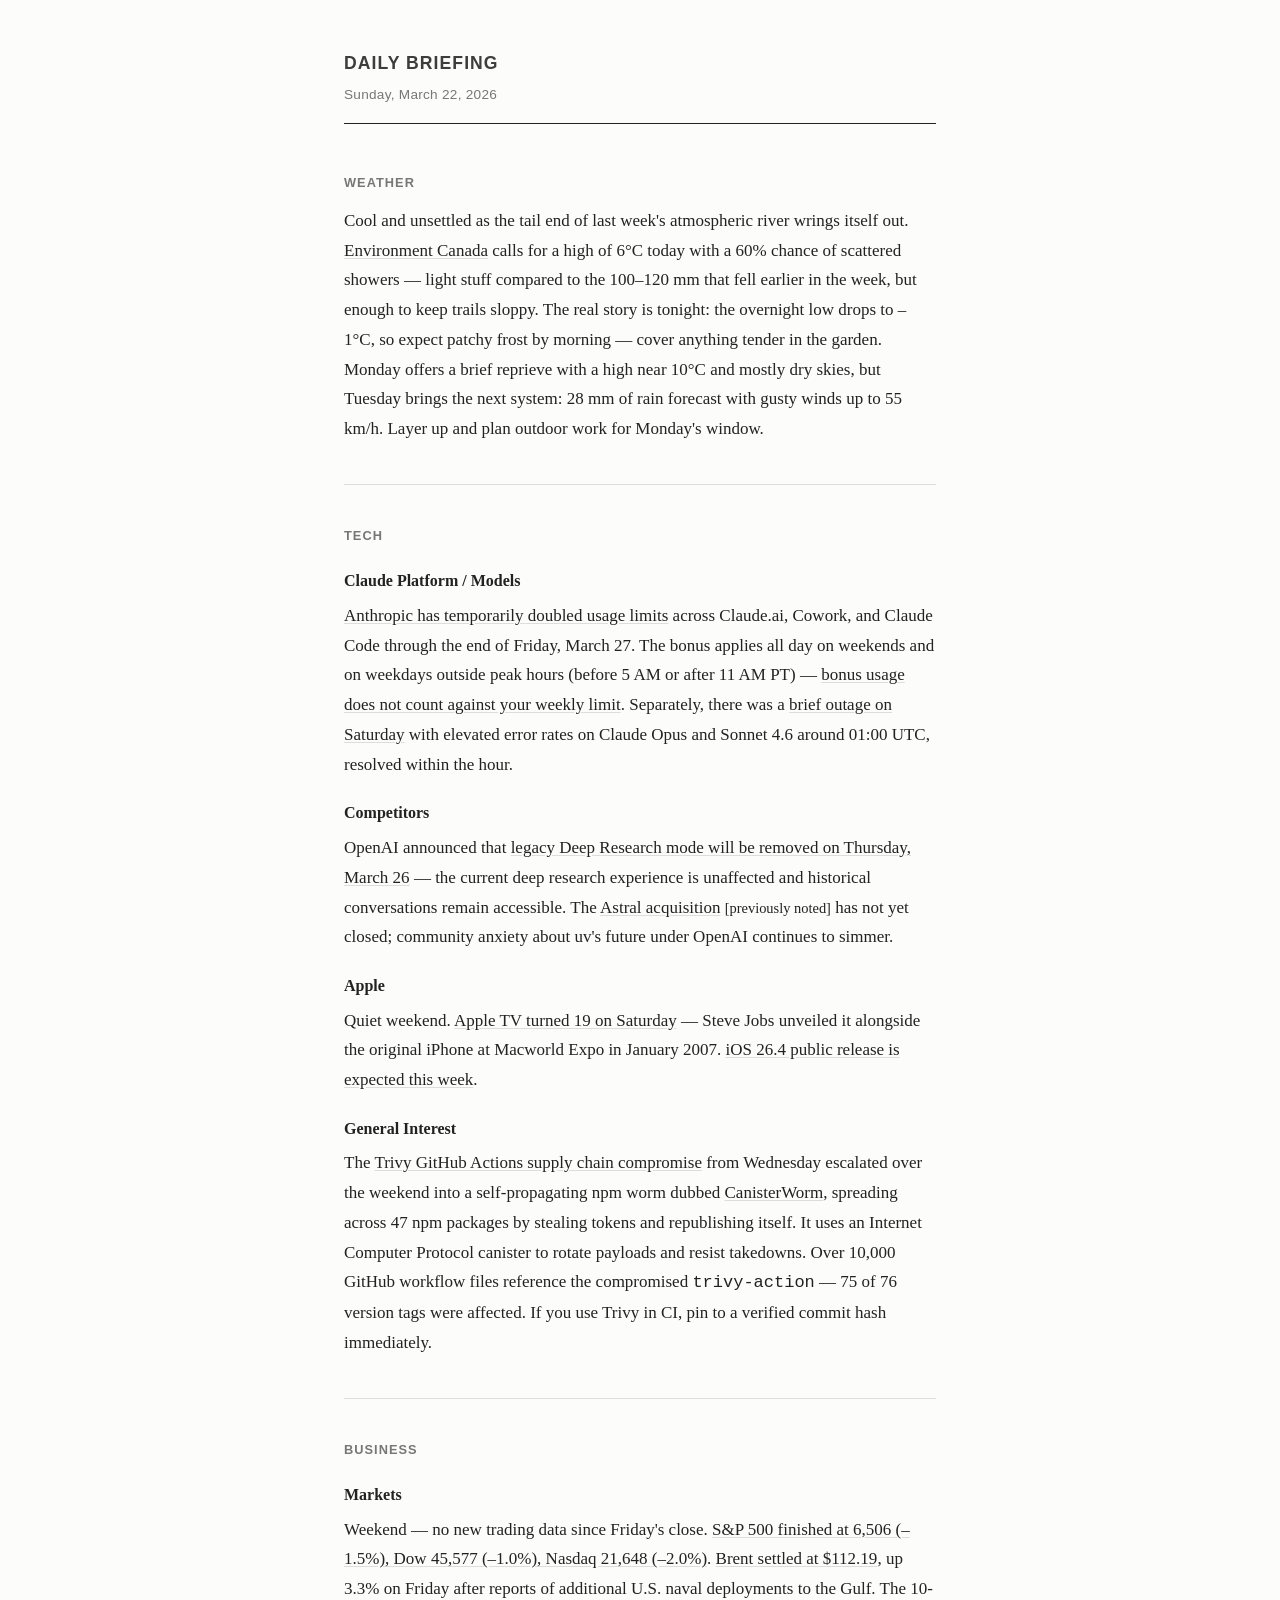
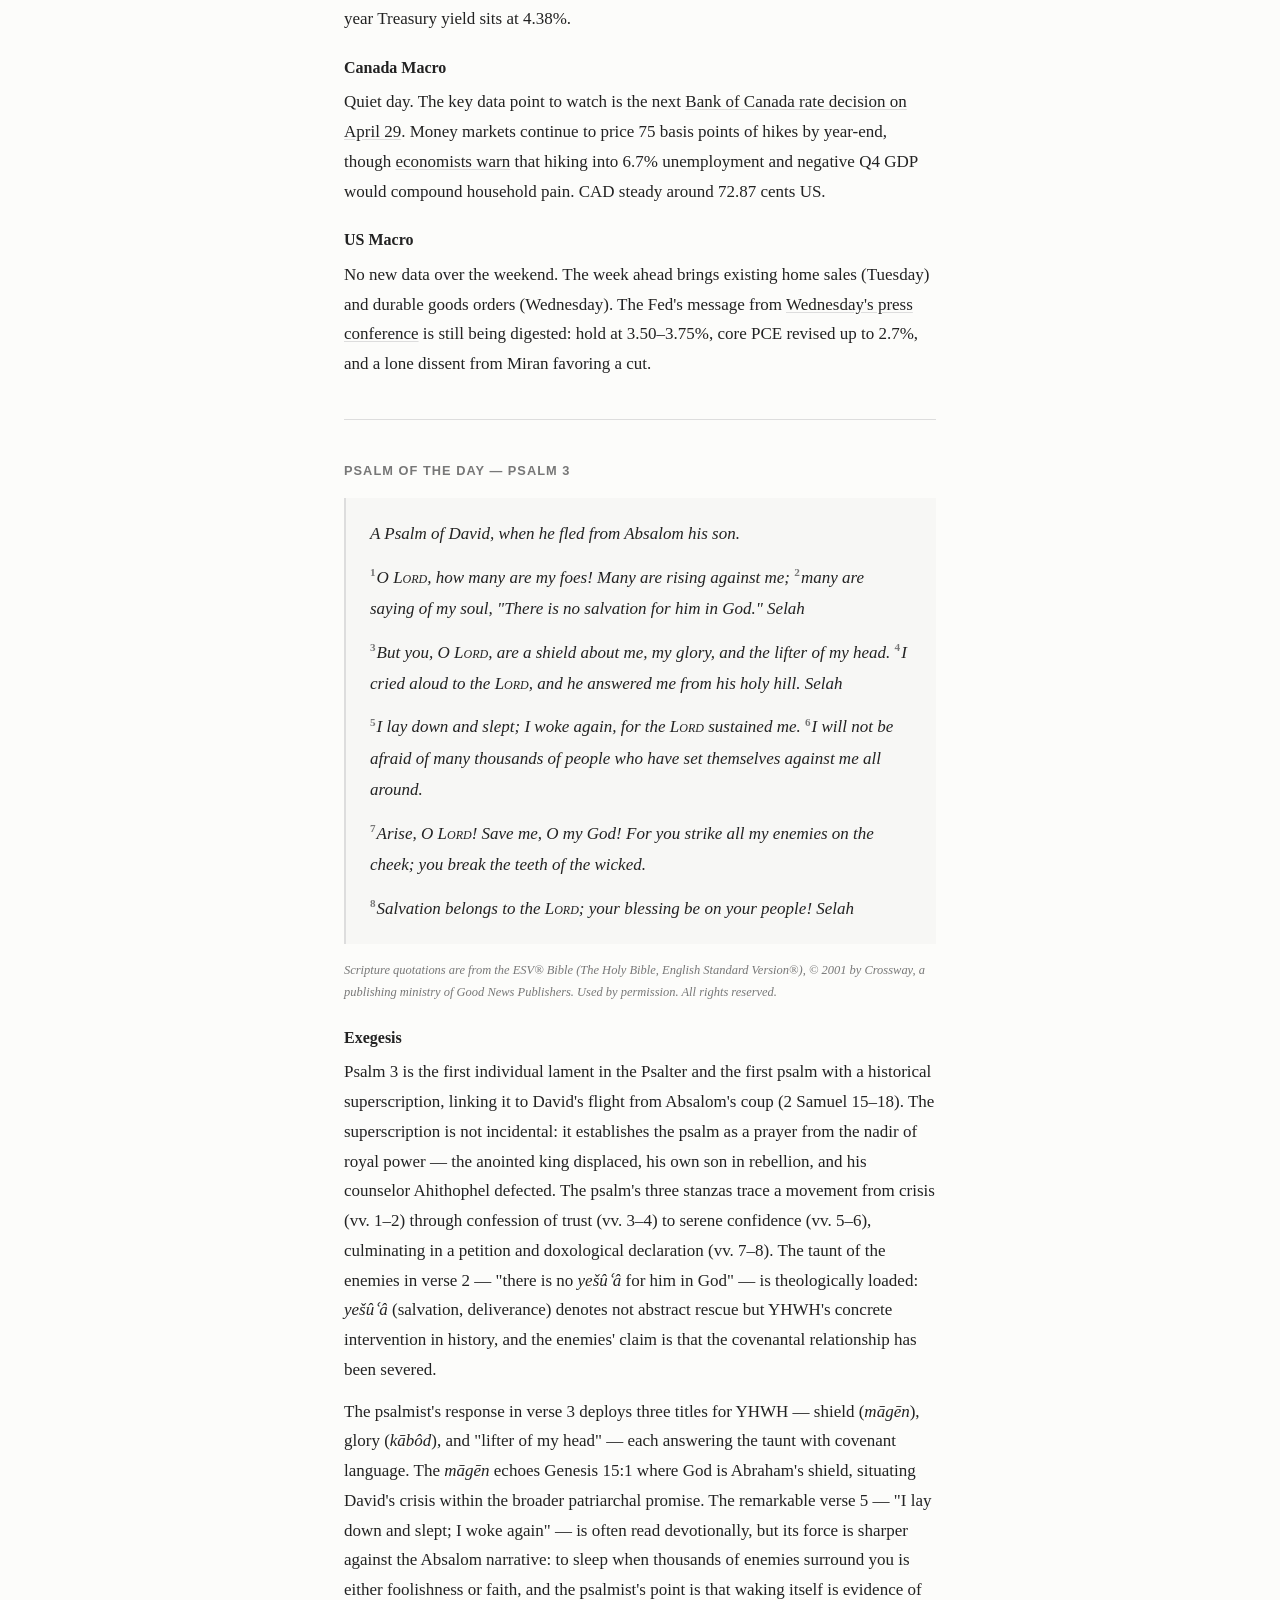
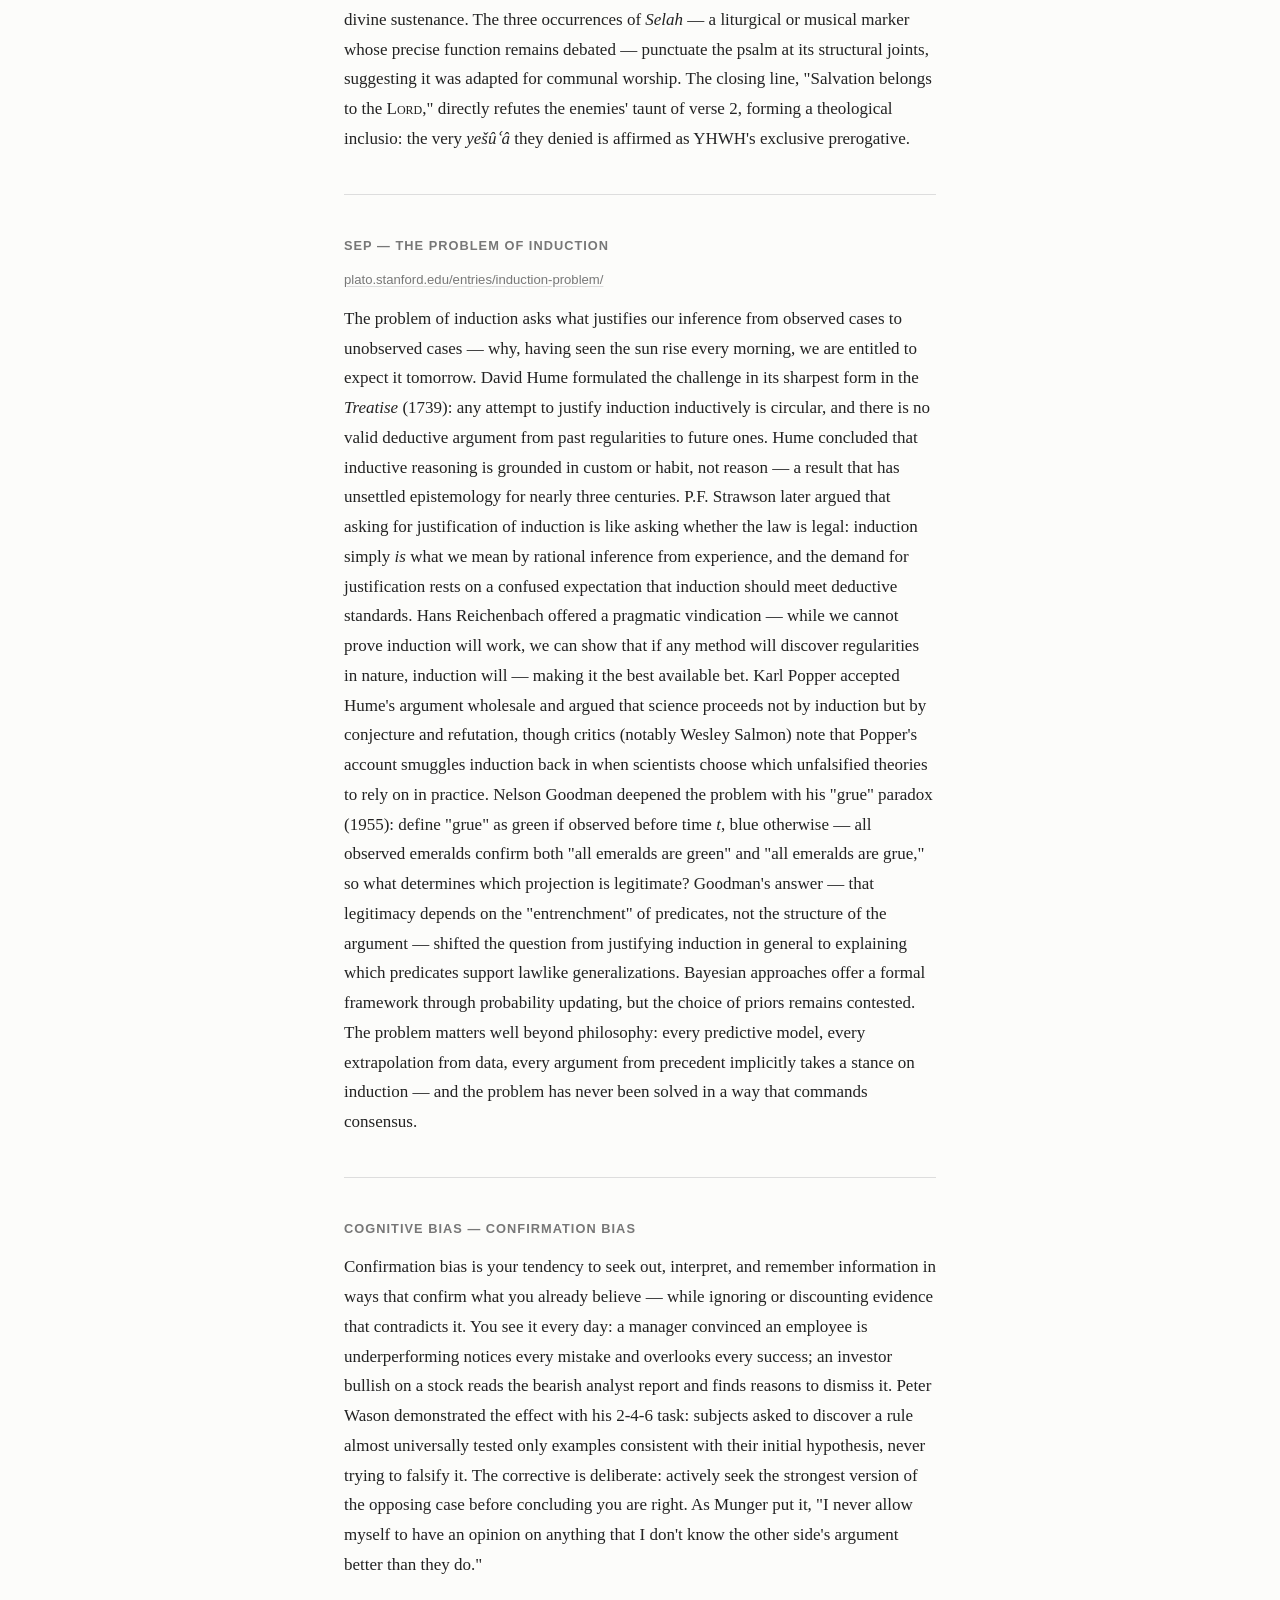
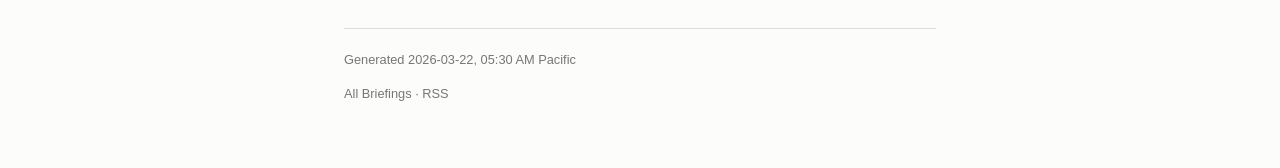
<file: briefings/2026-03-22.html>
<!DOCTYPE html>
<html lang="en-CA">
<head>
  <meta charset="UTF-8">
  <meta name="viewport" content="width=device-width, initial-scale=1.0">
  <title>Daily Briefing — 2026-03-22</title>
  <link rel="stylesheet" href="/style.css">
</head>
<body>

<header>
  <h1>Daily Briefing</h1>
  <div class="date">Sunday, March 22, 2026</div>
  <hr class="header-rule">
</header>

<section>
  <h2>Weather</h2>
  <p>
    Cool and unsettled as the tail end of last week's atmospheric river wrings itself out. <a href="https://weather.gc.ca/en/location/index.html?coords=49.233,-121.767">Environment Canada</a> calls for a high of 6°C today with a 60% chance of scattered showers — light stuff compared to the 100–120 mm that fell earlier in the week, but enough to keep trails sloppy. The real story is tonight: the overnight low drops to –1°C, so expect patchy frost by morning — cover anything tender in the garden. Monday offers a brief reprieve with a high near 10°C and mostly dry skies, but Tuesday brings the next system: 28 mm of rain forecast with gusty winds up to 55 km/h. Layer up and plan outdoor work for Monday's window.
  </p>
</section>

<hr class="section-rule">

<section>
  <h2>Tech</h2>

  <h3>Claude Platform / Models</h3>
  <p>
    <a href="https://x.com/EricBuess/status/2032918665302294913">Anthropic has temporarily doubled usage limits</a> across Claude.ai, Cowork, and Claude Code through the end of Friday, March 27. The bonus applies all day on weekends and on weekdays outside peak hours (before 5 AM or after 11 AM PT) — <a href="https://x.com/dani_avila7/status/2032947184086176081">bonus usage does not count against your weekly limit</a>. Separately, there was a <a href="https://x.com/AILeaksAndNews/status/2032912650254893334">brief outage on Saturday</a> with elevated error rates on Claude Opus and Sonnet 4.6 around 01:00 UTC, resolved within the hour.
  </p>

  <h3>Competitors</h3>
  <p>
    OpenAI announced that <a href="https://openai.com/blog">legacy Deep Research mode will be removed on Thursday, March 26</a> — the current deep research experience is unaffected and historical conversations remain accessible. The <a href="https://openai.com/index/openai-to-acquire-astral/">Astral acquisition</a> <span style="font-size: 0.85em;">[previously noted]</span> has not yet closed; community anxiety about uv's future under OpenAI continues to simmer.
  </p>

  <h3>Apple</h3>
  <p>
    Quiet weekend. <a href="https://www.macrumors.com/2026/03/21/apple-tv-turns-nineteen/">Apple TV turned 19 on Saturday</a> — Steve Jobs unveiled it alongside the original iPhone at Macworld Expo in January 2007. <a href="https://9to5mac.com/2026/03/21/top-stories-airpods-max-2-ios-26-4-rc-and-more/">iOS 26.4 public release is expected this week</a>.
  </p>

  <h3>General Interest</h3>
  <p>
    The <a href="https://github.com/aquasecurity/trivy/security/advisories/GHSA-69fq-xp46-6x23">Trivy GitHub Actions supply chain compromise</a> from Wednesday escalated over the weekend into a self-propagating npm worm dubbed <a href="https://github.com/aquasecurity/trivy/discussions/10425">CanisterWorm</a>, spreading across 47 npm packages by stealing tokens and republishing itself. It uses an Internet Computer Protocol canister to rotate payloads and resist takedowns. Over 10,000 GitHub workflow files reference the compromised <code>trivy-action</code> — 75 of 76 version tags were affected. If you use Trivy in CI, pin to a verified commit hash immediately.
  </p>
</section>

<hr class="section-rule">

<section>
  <h2>Business</h2>

  <h3>Markets</h3>
  <p>
    Weekend — no new trading data since Friday's close. <a href="https://finance.yahoo.com/news/live/stock-market-today-dow-sp-500-nasdaq-accelerate-losses-as-oil-swings-amid-iran-war-jitters-193849741.html">S&amp;P 500 finished at 6,506 (–1.5%), Dow 45,577 (–1.0%), Nasdaq 21,648 (–2.0%)</a>. <a href="https://finance.yahoo.com/quote/BZ=F/">Brent settled at $112.19</a>, up 3.3% on Friday after reports of additional U.S. naval deployments to the Gulf. The 10-year Treasury yield sits at 4.38%.
  </p>

  <h3>Canada Macro</h3>
  <p>
    Quiet day. The key data point to watch is the next <a href="https://www.bankofcanada.ca/">Bank of Canada rate decision on April 29</a>. Money markets continue to price 75 basis points of hikes by year-end, though <a href="https://www.bnnbloomberg.ca/business/2026/03/20/money-markets-raise-bank-of-canada-2026-rate-hike-bets-by-75-basis-points/">economists warn</a> that hiking into 6.7% unemployment and negative Q4 GDP would compound household pain. CAD steady around 72.87 cents US.
  </p>

  <h3>US Macro</h3>
  <p>
    No new data over the weekend. The week ahead brings existing home sales (Tuesday) and durable goods orders (Wednesday). The Fed's message from <a href="https://www.federalreserve.gov/monetarypolicy/fomcpresconf20260318.htm">Wednesday's press conference</a> is still being digested: hold at 3.50–3.75%, core PCE revised up to 2.7%, and a lone dissent from Miran favoring a cut.
  </p>
</section>

<hr class="section-rule">

<section>
  <h2>Psalm of the Day — Psalm 3</h2>

  <div class="psalm-text">
    <p>
      <em>A Psalm of David, when he fled from Absalom his son.</em>
    </p>
    <p>
      <span class="verse-num">1</span>O <span style="font-variant: small-caps;">Lord</span>, how many are my foes!
      Many are rising against me;
      <span class="verse-num">2</span>many are saying of my soul,
      "There is no salvation for him in God." <em>Selah</em>
    </p>
    <p>
      <span class="verse-num">3</span>But you, O <span style="font-variant: small-caps;">Lord</span>, are a shield about me,
      my glory, and the lifter of my head.
      <span class="verse-num">4</span>I cried aloud to the <span style="font-variant: small-caps;">Lord</span>,
      and he answered me from his holy hill. <em>Selah</em>
    </p>
    <p>
      <span class="verse-num">5</span>I lay down and slept;
      I woke again, for the <span style="font-variant: small-caps;">Lord</span> sustained me.
      <span class="verse-num">6</span>I will not be afraid of many thousands of people
      who have set themselves against me all around.
    </p>
    <p>
      <span class="verse-num">7</span>Arise, O <span style="font-variant: small-caps;">Lord</span>!
      Save me, O my God!
      For you strike all my enemies on the cheek;
      you break the teeth of the wicked.
    </p>
    <p>
      <span class="verse-num">8</span>Salvation belongs to the <span style="font-variant: small-caps;">Lord</span>;
      your blessing be on your people! <em>Selah</em>
    </p>
  </div>

  <p class="copyright">
    Scripture quotations are from the ESV® Bible (The Holy Bible, English Standard Version®), © 2001 by Crossway, a publishing ministry of Good News Publishers. Used by permission. All rights reserved.
  </p>

  <h3>Exegesis</h3>
  <p>
    Psalm 3 is the first individual lament in the Psalter and the first psalm with a historical superscription, linking it to David's flight from Absalom's coup (2 Samuel 15–18). The superscription is not incidental: it establishes the psalm as a prayer from the nadir of royal power — the anointed king displaced, his own son in rebellion, and his counselor Ahithophel defected. The psalm's three stanzas trace a movement from crisis (vv. 1–2) through confession of trust (vv. 3–4) to serene confidence (vv. 5–6), culminating in a petition and doxological declaration (vv. 7–8). The taunt of the enemies in verse 2 — "there is no <em>yešûʿâ</em> for him in God" — is theologically loaded: <em>yešûʿâ</em> (salvation, deliverance) denotes not abstract rescue but YHWH's concrete intervention in history, and the enemies' claim is that the covenantal relationship has been severed.
  </p>
  <p>
    The psalmist's response in verse 3 deploys three titles for YHWH — shield (<em>māgēn</em>), glory (<em>kābôd</em>), and "lifter of my head" — each answering the taunt with covenant language. The <em>māgēn</em> echoes Genesis 15:1 where God is Abraham's shield, situating David's crisis within the broader patriarchal promise. The remarkable verse 5 — "I lay down and slept; I woke again" — is often read devotionally, but its force is sharper against the Absalom narrative: to sleep when thousands of enemies surround you is either foolishness or faith, and the psalmist's point is that waking itself is evidence of divine sustenance. The three occurrences of <em>Selah</em> — a liturgical or musical marker whose precise function remains debated — punctuate the psalm at its structural joints, suggesting it was adapted for communal worship. The closing line, "Salvation belongs to the <span style="font-variant: small-caps;">Lord</span>," directly refutes the enemies' taunt of verse 2, forming a theological inclusio: the very <em>yešûʿâ</em> they denied is affirmed as YHWH's exclusive prerogative.
  </p>
</section>

<hr class="section-rule">

<section>
  <h2>SEP — The Problem of Induction</h2>
  <p class="sep-link">
    <a href="https://plato.stanford.edu/entries/induction-problem/">plato.stanford.edu/entries/induction-problem/</a>
  </p>
  <p>
    The problem of induction asks what justifies our inference from observed cases to unobserved cases — why, having seen the sun rise every morning, we are entitled to expect it tomorrow. David Hume formulated the challenge in its sharpest form in the <em>Treatise</em> (1739): any attempt to justify induction inductively is circular, and there is no valid deductive argument from past regularities to future ones. Hume concluded that inductive reasoning is grounded in custom or habit, not reason — a result that has unsettled epistemology for nearly three centuries. P.F. Strawson later argued that asking for justification of induction is like asking whether the law is legal: induction simply <em>is</em> what we mean by rational inference from experience, and the demand for justification rests on a confused expectation that induction should meet deductive standards. Hans Reichenbach offered a pragmatic vindication — while we cannot prove induction will work, we can show that if any method will discover regularities in nature, induction will — making it the best available bet. Karl Popper accepted Hume's argument wholesale and argued that science proceeds not by induction but by conjecture and refutation, though critics (notably Wesley Salmon) note that Popper's account smuggles induction back in when scientists choose which unfalsified theories to rely on in practice. Nelson Goodman deepened the problem with his "grue" paradox (1955): define "grue" as green if observed before time <em>t</em>, blue otherwise — all observed emeralds confirm both "all emeralds are green" and "all emeralds are grue," so what determines which projection is legitimate? Goodman's answer — that legitimacy depends on the "entrenchment" of predicates, not the structure of the argument — shifted the question from justifying induction in general to explaining which predicates support lawlike generalizations. Bayesian approaches offer a formal framework through probability updating, but the choice of priors remains contested. The problem matters well beyond philosophy: every predictive model, every extrapolation from data, every argument from precedent implicitly takes a stance on induction — and the problem has never been solved in a way that commands consensus.
  </p>
</section>

<hr class="section-rule">

<section>
  <h2>Cognitive Bias — Confirmation Bias</h2>
  <p>
    Confirmation bias is your tendency to seek out, interpret, and remember information in ways that confirm what you already believe — while ignoring or discounting evidence that contradicts it. You see it every day: a manager convinced an employee is underperforming notices every mistake and overlooks every success; an investor bullish on a stock reads the bearish analyst report and finds reasons to dismiss it. Peter Wason demonstrated the effect with his 2-4-6 task: subjects asked to discover a rule almost universally tested only examples consistent with their initial hypothesis, never trying to falsify it. The corrective is deliberate: actively seek the strongest version of the opposing case before concluding you are right. As Munger put it, "I never allow myself to have an opinion on anything that I don't know the other side's argument better than they do."
  </p>
</section>

<footer>
  <p>Generated 2026-03-22, 05:30 AM Pacific</p>
  <p><a href="/">All Briefings</a> · <a href="/feed.xml">RSS</a></p>
</footer>

</body>
</html>
</file>
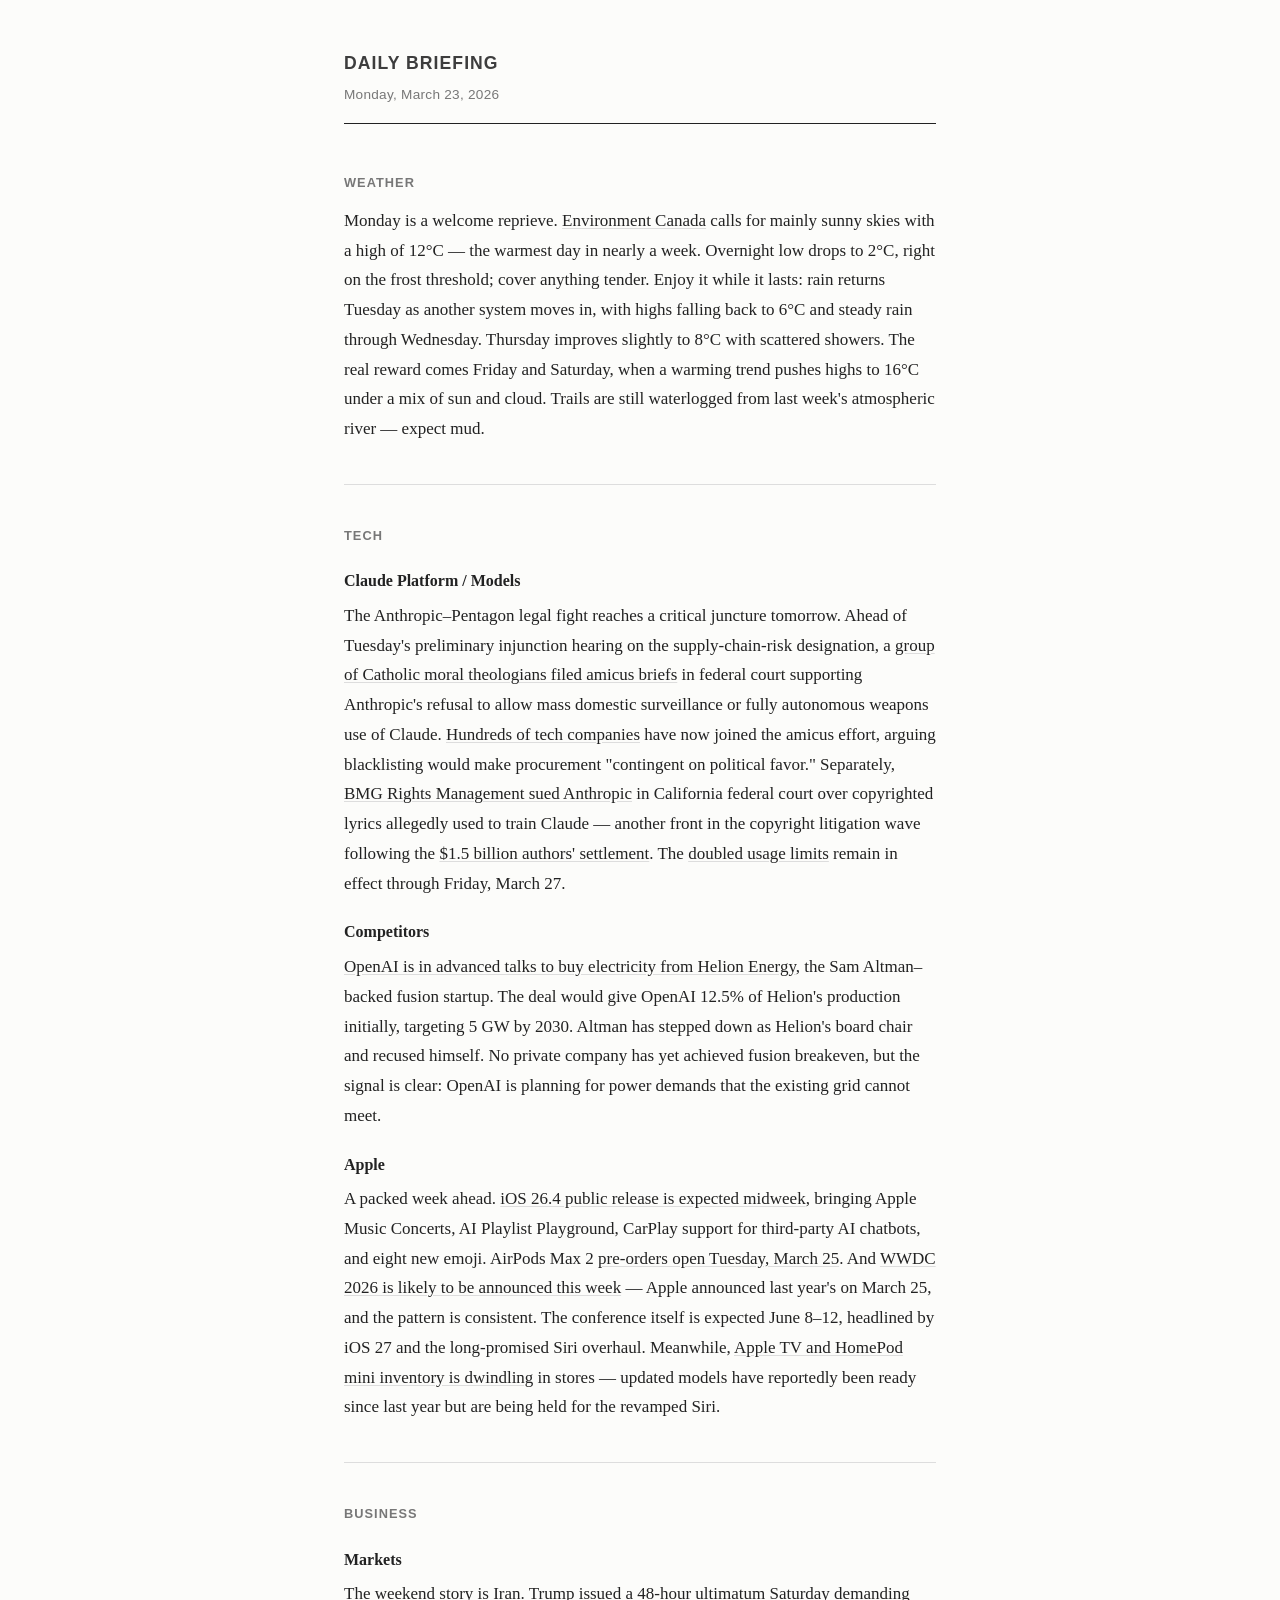
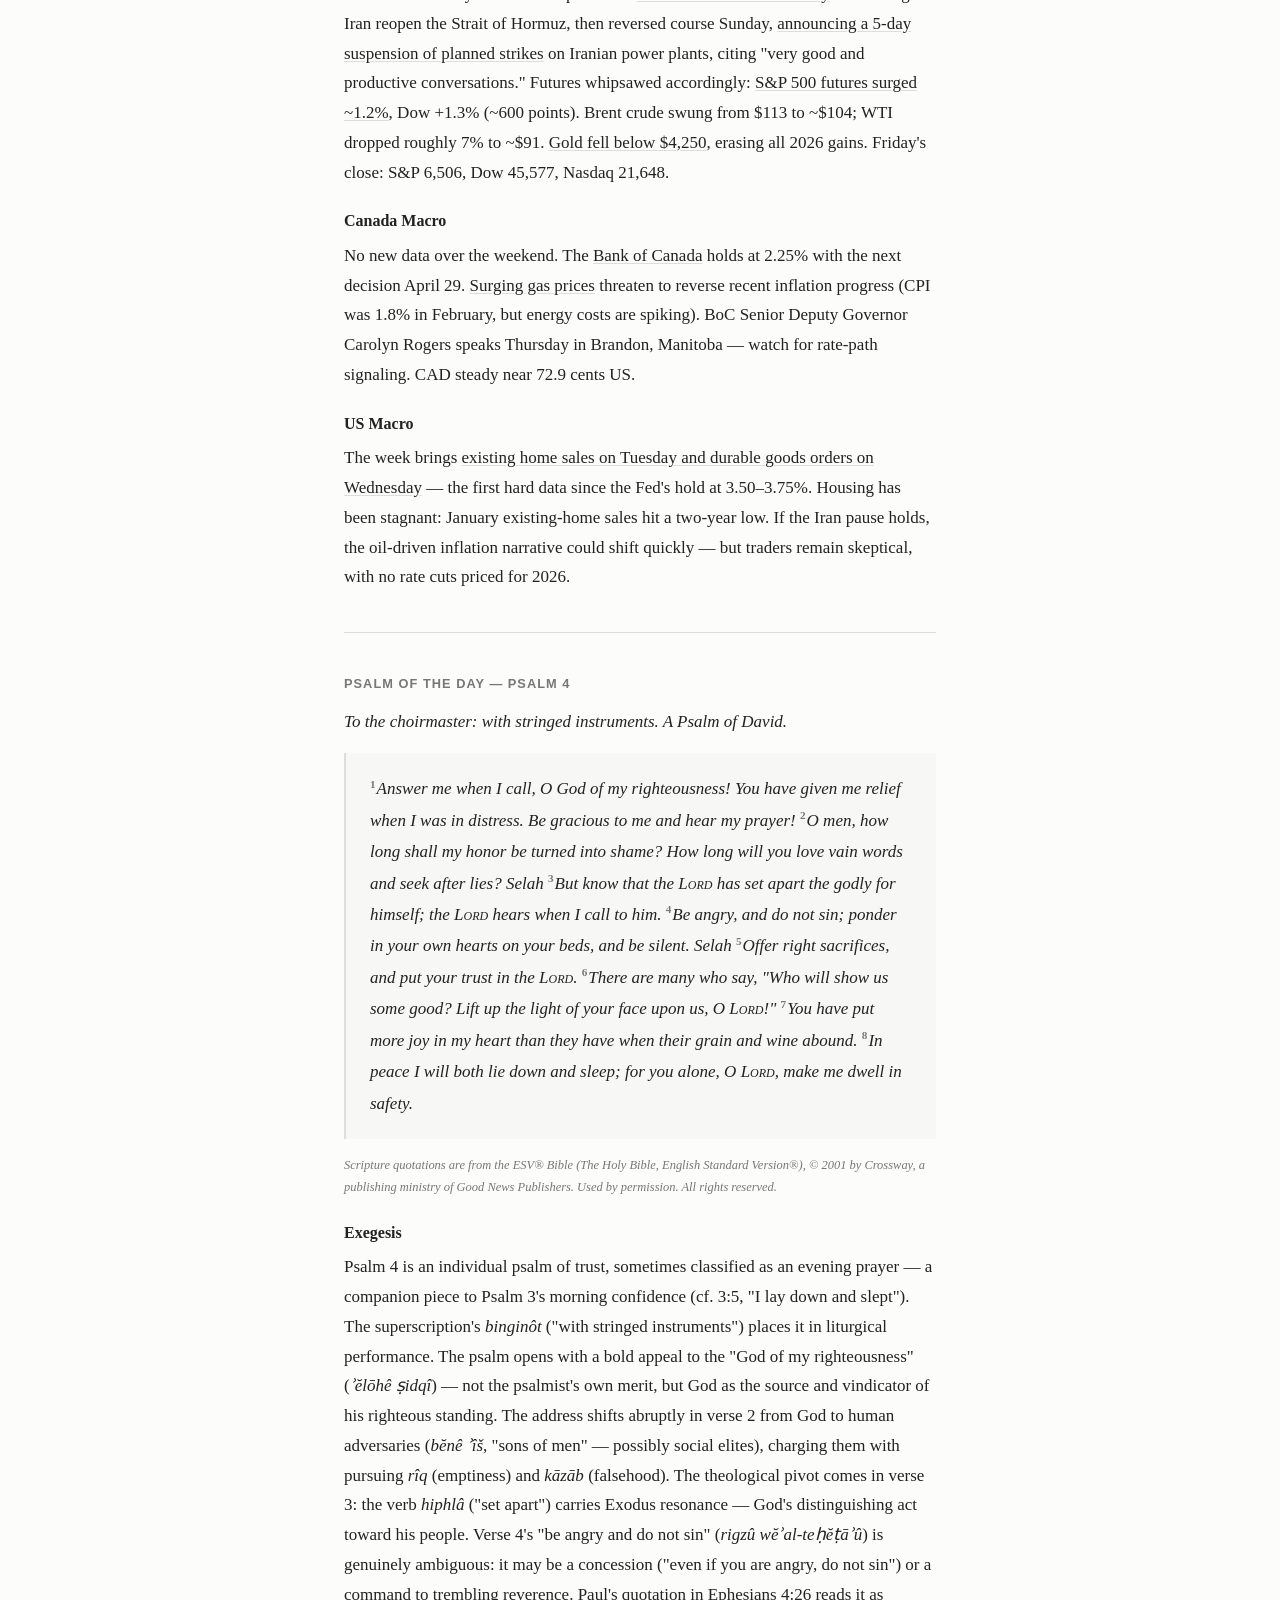
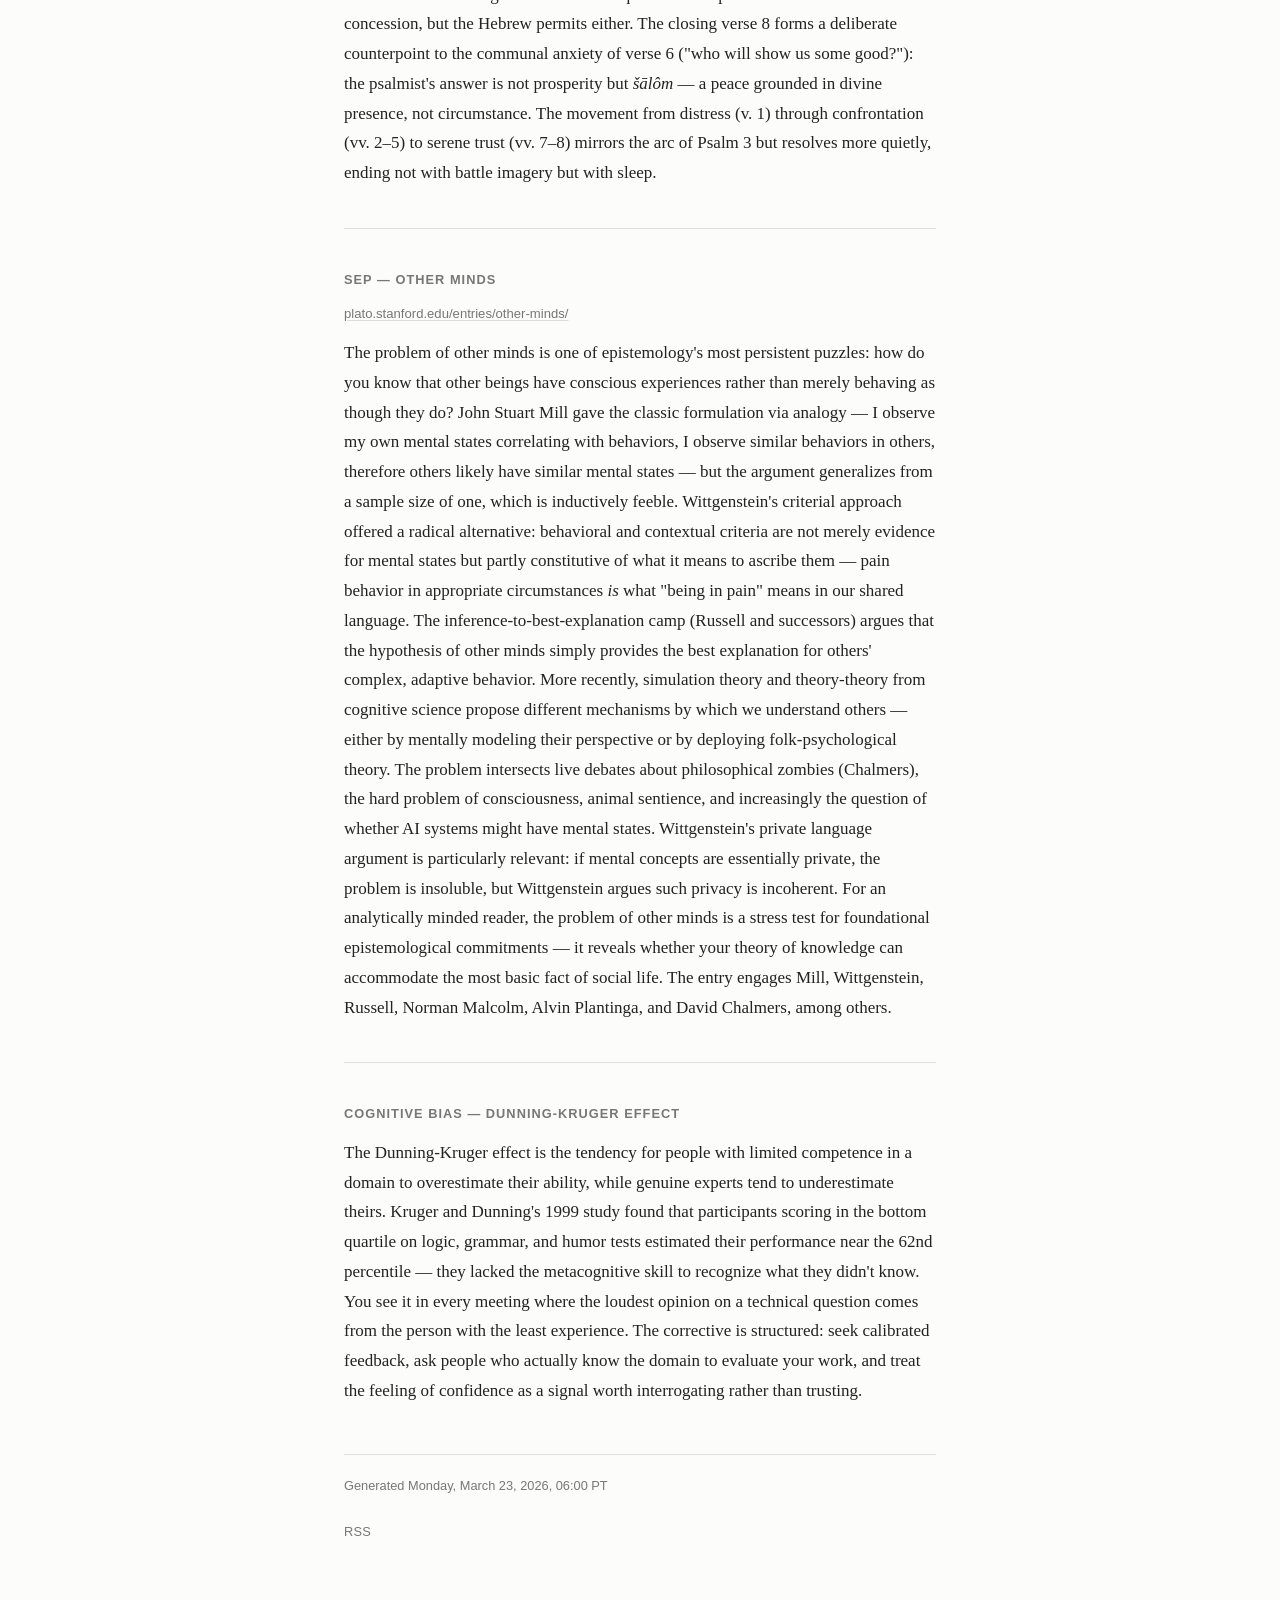
<file: briefings/2026-03-23.html>
<!DOCTYPE html>
<html lang="en-CA">
<head>
  <meta charset="UTF-8">
  <meta name="viewport" content="width=device-width, initial-scale=1.0">
  <title>Daily Briefing — 2026-03-23</title>
  <link rel="stylesheet" href="/style.css">
</head>
<body>

<header>
  <h1>Daily Briefing</h1>
  <div class="date">Monday, March 23, 2026</div>
  <hr class="header-rule">
</header>

<section>
  <h2>Weather</h2>
  <p>Monday is a welcome reprieve. <a href="https://weather.gc.ca/en/location/index.html?coords=49.233,-121.767">Environment Canada</a> calls for mainly sunny skies with a high of 12°C — the warmest day in nearly a week. Overnight low drops to 2°C, right on the frost threshold; cover anything tender. Enjoy it while it lasts: rain returns Tuesday as another system moves in, with highs falling back to 6°C and steady rain through Wednesday. Thursday improves slightly to 8°C with scattered showers. The real reward comes Friday and Saturday, when a warming trend pushes highs to 16°C under a mix of sun and cloud. Trails are still waterlogged from last week's atmospheric river — expect mud.</p>
</section>

<hr class="section-rule">

<section>
  <h2>Tech</h2>

  <h3>Claude Platform / Models</h3>
  <p>The Anthropic–Pentagon legal fight reaches a critical juncture tomorrow. Ahead of Tuesday's preliminary injunction hearing on the supply-chain-risk designation, a <a href="https://x.com/washingtonpost/status/2034608357445718059">group of Catholic moral theologians filed amicus briefs</a> in federal court supporting Anthropic's refusal to allow mass domestic surveillance or fully autonomous weapons use of Claude. <a href="https://x.com/m_ccuri/status/2033580124444975427">Hundreds of tech companies</a> have now joined the amicus effort, arguing blacklisting would make procurement "contingent on political favor." Separately, <a href="https://x.com/ReutersLegal/status/2034305112181518534">BMG Rights Management sued Anthropic</a> in California federal court over copyrighted lyrics allegedly used to train Claude — another front in the copyright litigation wave following the <a href="https://x.com/business/status/1964042934044541159">$1.5 billion authors' settlement</a>. The <a href="https://support.claude.com/en/articles/14063676-claude-march-2026-usage-promotion">doubled usage limits</a> remain in effect through Friday, March 27.</p>

  <h3>Competitors</h3>
  <p><a href="https://www.axios.com/2026/03/23/openai-fusion-altman-helion">OpenAI is in advanced talks to buy electricity from Helion Energy</a>, the Sam Altman–backed fusion startup. The deal would give OpenAI 12.5% of Helion's production initially, targeting 5 GW by 2030. Altman has stepped down as Helion's board chair and recused himself. No private company has yet achieved fusion breakeven, but the signal is clear: OpenAI is planning for power demands that the existing grid cannot meet.</p>

  <h3>Apple</h3>
  <p>A packed week ahead. <a href="https://9to5mac.com/2026/03/22/apples-busy-march-continues-with-three-notable-arrivals-this-week/">iOS 26.4 public release is expected midweek</a>, bringing Apple Music Concerts, AI Playlist Playground, CarPlay support for third-party AI chatbots, and eight new emoji. AirPods Max 2 <a href="https://9to5mac.com/2026/03/21/top-stories-airpods-max-2-ios-26-4-rc-and-more/">pre-orders open Tuesday, March 25</a>. And <a href="https://9to5mac.com/2026/03/19/when-is-wwdc-2026-heres-what-to-expect/">WWDC 2026 is likely to be announced this week</a> — Apple announced last year's on March 25, and the pattern is consistent. The conference itself is expected June 8–12, headlined by iOS 27 and the long-promised Siri overhaul. Meanwhile, <a href="https://www.macrumors.com/2026/03/22/new-apple-tv-and-homepod-mini-remain-ready/">Apple TV and HomePod mini inventory is dwindling</a> in stores — updated models have reportedly been ready since last year but are being held for the revamped Siri.</p>
</section>

<hr class="section-rule">

<section>
  <h2>Business</h2>

  <h3>Markets</h3>
  <p>The weekend story is Iran. Trump issued a <a href="https://www.axios.com/2026/03/22/trump-iran-48-hour-ultimatum-strait-of-hormuz">48-hour ultimatum Saturday</a> demanding Iran reopen the Strait of Hormuz, then reversed course Sunday, <a href="https://www.axios.com/2026/03/23/trump-suspends-iran-strikes-hormuz-negotiations">announcing a 5-day suspension of planned strikes</a> on Iranian power plants, citing "very good and productive conversations." Futures whipsawed accordingly: <a href="https://finance.yahoo.com/news/live/stock-market-today-dow-sp-500-nasdaq-futures-soar-as-trump-postpones-iran-strike-citing-very-good-talks-230122831.html">S&amp;P 500 futures surged ~1.2%</a>, Dow +1.3% (~600 points). Brent crude swung from $113 to ~$104; WTI dropped roughly 7% to ~$91. <a href="https://finance.yahoo.com/personal-finance/investing/article/gold-price-today-monday-march-23-gold-falls-below-4300-its-lowest-price-of-2026-104957741.html">Gold fell below $4,250</a>, erasing all 2026 gains. Friday's close: S&amp;P 6,506, Dow 45,577, Nasdaq 21,648.</p>

  <h3>Canada Macro</h3>
  <p>No new data over the weekend. The <a href="https://www.bankofcanada.ca/2026/03/fad-press-release-2026-03-18/">Bank of Canada</a> holds at 2.25% with the next decision April 29. <a href="https://www.bnnbloomberg.ca/business/economics/2026/03/16/surging-gas-prices-threaten-to-reverse-canadas-inflation-progress-economists-say/">Surging gas prices</a> threaten to reverse recent inflation progress (CPI was 1.8% in February, but energy costs are spiking). BoC Senior Deputy Governor Carolyn Rogers speaks Thursday in Brandon, Manitoba — watch for rate-path signaling. CAD steady near 72.9 cents US.</p>

  <h3>US Macro</h3>
  <p>The week brings <a href="https://ca.finance.yahoo.com/news/durable-goods-home-sales-u-173400993.html">existing home sales on Tuesday and durable goods orders on Wednesday</a> — the first hard data since the Fed's hold at 3.50–3.75%. Housing has been stagnant: January existing-home sales hit a two-year low. If the Iran pause holds, the oil-driven inflation narrative could shift quickly — but traders remain skeptical, with no rate cuts priced for 2026.</p>
</section>

<hr class="section-rule">

<section>
  <h2>Psalm of the Day — Psalm 4</h2>
  <p><em>To the choirmaster: with stringed instruments. A Psalm of David.</em></p>
  <div class="psalm-text">
    <span class="verse-num">1</span>Answer me when I call, O God of my righteousness! You have given me relief when I was in distress. Be gracious to me and hear my prayer! <span class="verse-num">2</span>O men, how long shall my honor be turned into shame? How long will you love vain words and seek after lies? Selah <span class="verse-num">3</span>But know that the <span style="font-variant:small-caps">Lord</span> has set apart the godly for himself; the <span style="font-variant:small-caps">Lord</span> hears when I call to him. <span class="verse-num">4</span>Be angry, and do not sin; ponder in your own hearts on your beds, and be silent. Selah <span class="verse-num">5</span>Offer right sacrifices, and put your trust in the <span style="font-variant:small-caps">Lord</span>. <span class="verse-num">6</span>There are many who say, "Who will show us some good? Lift up the light of your face upon us, O <span style="font-variant:small-caps">Lord</span>!" <span class="verse-num">7</span>You have put more joy in my heart than they have when their grain and wine abound. <span class="verse-num">8</span>In peace I will both lie down and sleep; for you alone, O <span style="font-variant:small-caps">Lord</span>, make me dwell in safety.
  </div>
  <p class="copyright">Scripture quotations are from the ESV® Bible (The Holy Bible, English Standard Version®), © 2001 by Crossway, a publishing ministry of Good News Publishers. Used by permission. All rights reserved.</p>

  <h3>Exegesis</h3>
  <p>Psalm 4 is an individual psalm of trust, sometimes classified as an evening prayer — a companion piece to Psalm 3's morning confidence (cf. 3:5, "I lay down and slept"). The superscription's <em>binginôt</em> ("with stringed instruments") places it in liturgical performance. The psalm opens with a bold appeal to the "God of my righteousness" (<em>ʾĕlōhê ṣidqî</em>) — not the psalmist's own merit, but God as the source and vindicator of his righteous standing. The address shifts abruptly in verse 2 from God to human adversaries (<em>bĕnê ʾîš</em>, "sons of men" — possibly social elites), charging them with pursuing <em>rîq</em> (emptiness) and <em>kāzāb</em> (falsehood). The theological pivot comes in verse 3: the verb <em>hiphlâ</em> ("set apart") carries Exodus resonance — God's distinguishing act toward his people. Verse 4's "be angry and do not sin" (<em>rigzû wĕʾal-teḥĕṭāʾû</em>) is genuinely ambiguous: it may be a concession ("even if you are angry, do not sin") or a command to trembling reverence. Paul's quotation in Ephesians 4:26 reads it as concession, but the Hebrew permits either. The closing verse 8 forms a deliberate counterpoint to the communal anxiety of verse 6 ("who will show us some good?"): the psalmist's answer is not prosperity but <em>šālôm</em> — a peace grounded in divine presence, not circumstance. The movement from distress (v. 1) through confrontation (vv. 2–5) to serene trust (vv. 7–8) mirrors the arc of Psalm 3 but resolves more quietly, ending not with battle imagery but with sleep.</p>
</section>

<hr class="section-rule">

<section>
  <h2>SEP — Other Minds</h2>
  <p class="sep-link"><a href="https://plato.stanford.edu/entries/other-minds/">plato.stanford.edu/entries/other-minds/</a></p>
  <p>The problem of other minds is one of epistemology's most persistent puzzles: how do you know that other beings have conscious experiences rather than merely behaving as though they do? John Stuart Mill gave the classic formulation via analogy — I observe my own mental states correlating with behaviors, I observe similar behaviors in others, therefore others likely have similar mental states — but the argument generalizes from a sample size of one, which is inductively feeble. Wittgenstein's criterial approach offered a radical alternative: behavioral and contextual criteria are not merely evidence for mental states but partly constitutive of what it means to ascribe them — pain behavior in appropriate circumstances <em>is</em> what "being in pain" means in our shared language. The inference-to-best-explanation camp (Russell and successors) argues that the hypothesis of other minds simply provides the best explanation for others' complex, adaptive behavior. More recently, simulation theory and theory-theory from cognitive science propose different mechanisms by which we understand others — either by mentally modeling their perspective or by deploying folk-psychological theory. The problem intersects live debates about philosophical zombies (Chalmers), the hard problem of consciousness, animal sentience, and increasingly the question of whether AI systems might have mental states. Wittgenstein's private language argument is particularly relevant: if mental concepts are essentially private, the problem is insoluble, but Wittgenstein argues such privacy is incoherent. For an analytically minded reader, the problem of other minds is a stress test for foundational epistemological commitments — it reveals whether your theory of knowledge can accommodate the most basic fact of social life. The entry engages Mill, Wittgenstein, Russell, Norman Malcolm, Alvin Plantinga, and David Chalmers, among others.</p>
</section>

<hr class="section-rule">

<section>
  <h2>Cognitive Bias — Dunning-Kruger Effect</h2>
  <p>The Dunning-Kruger effect is the tendency for people with limited competence in a domain to overestimate their ability, while genuine experts tend to underestimate theirs. Kruger and Dunning's 1999 study found that participants scoring in the bottom quartile on logic, grammar, and humor tests estimated their performance near the 62nd percentile — they lacked the metacognitive skill to recognize what they didn't know. You see it in every meeting where the loudest opinion on a technical question comes from the person with the least experience. The corrective is structured: seek calibrated feedback, ask people who actually know the domain to evaluate your work, and treat the feeling of confidence as a signal worth interrogating rather than trusting.</p>
</section>

<footer>
  <p>Generated Monday, March 23, 2026, 06:00 PT</p>
  <p><a class="feed-link" href="/feed.xml">RSS</a></p>
</footer>

</body>
</html>
</file>
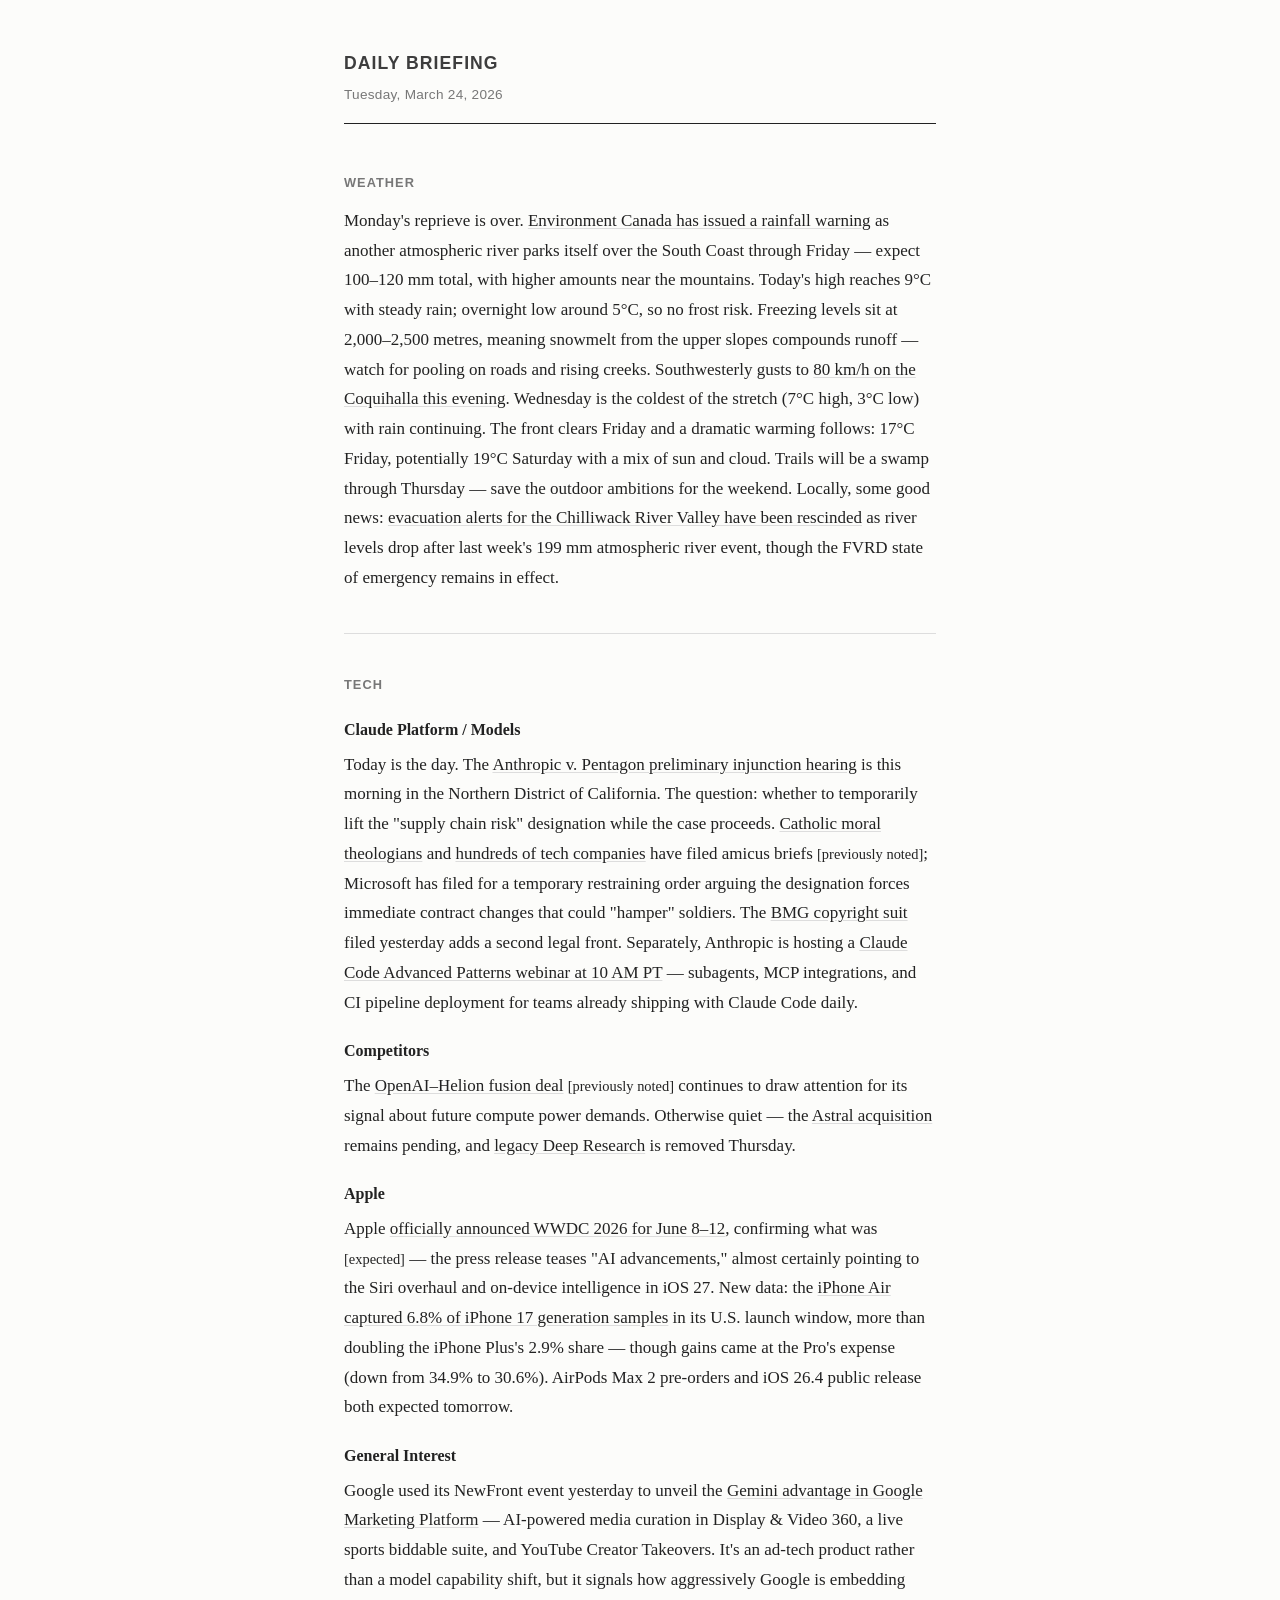
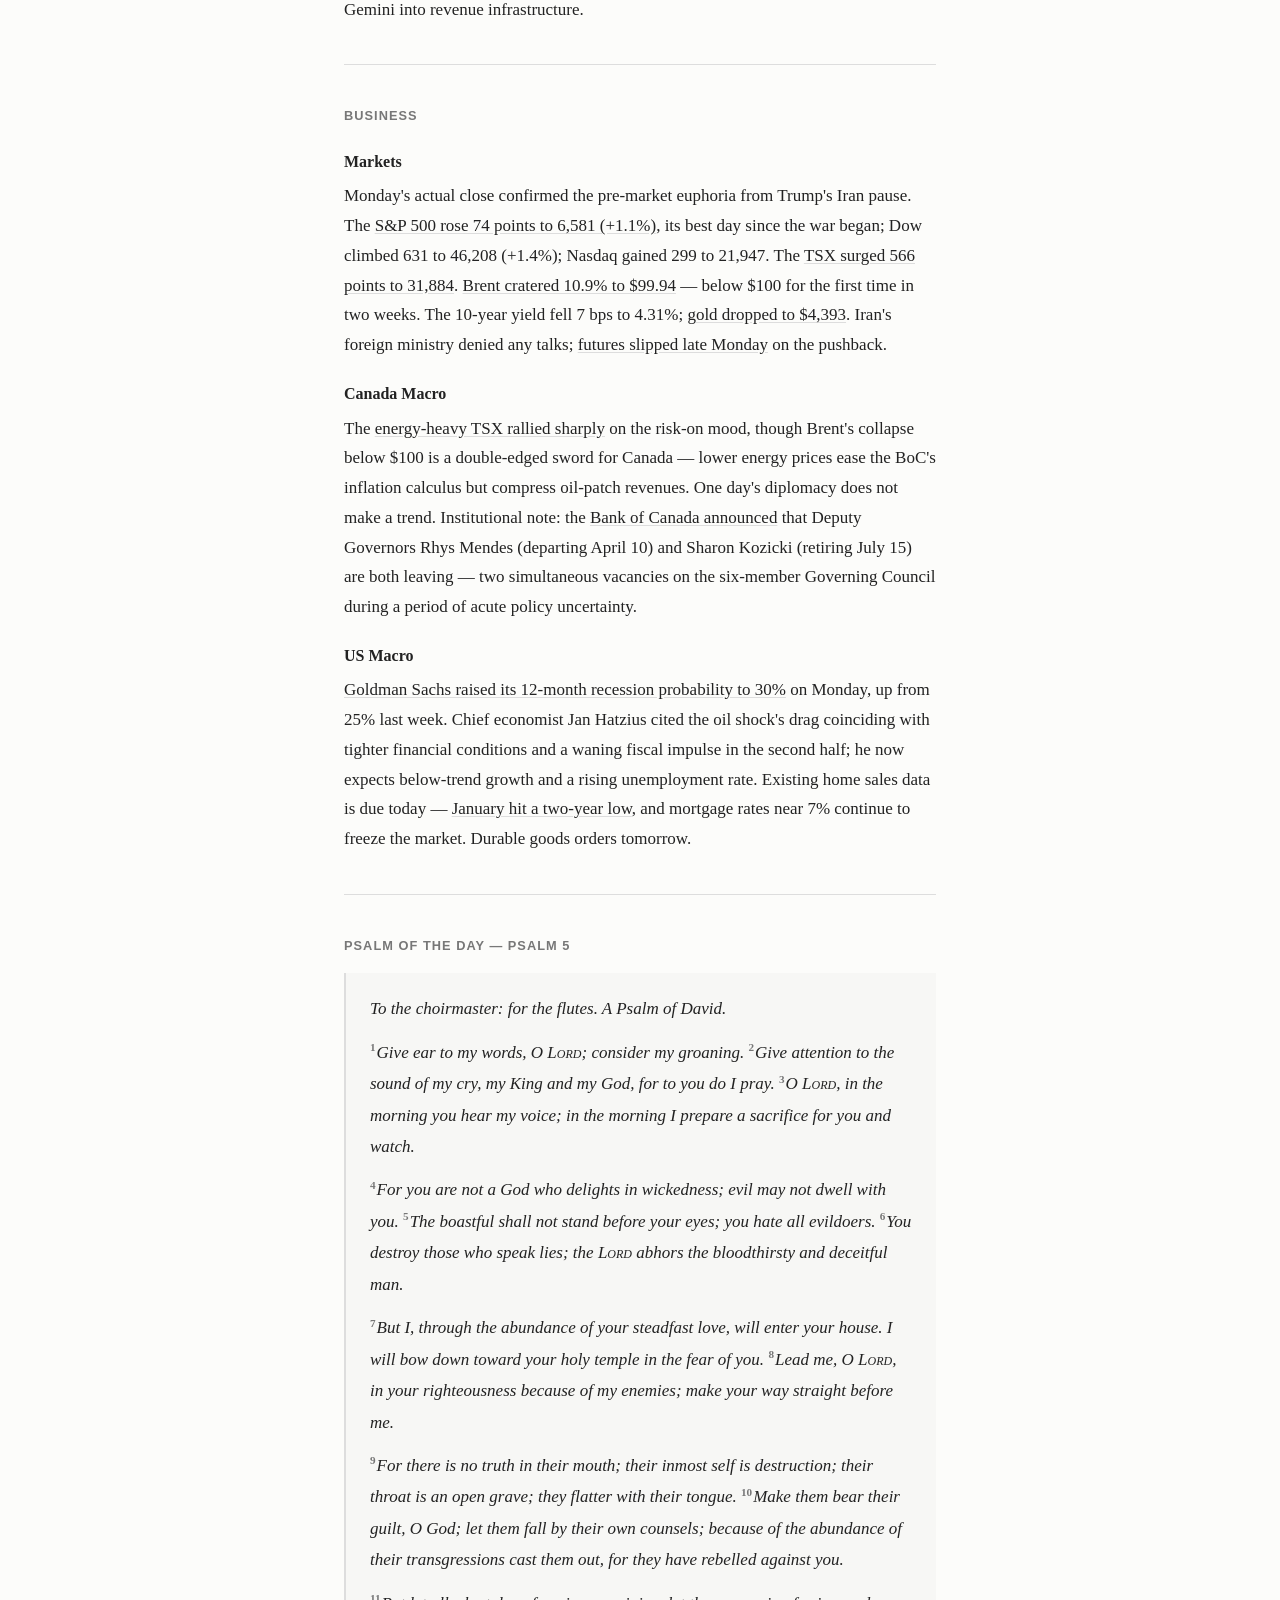
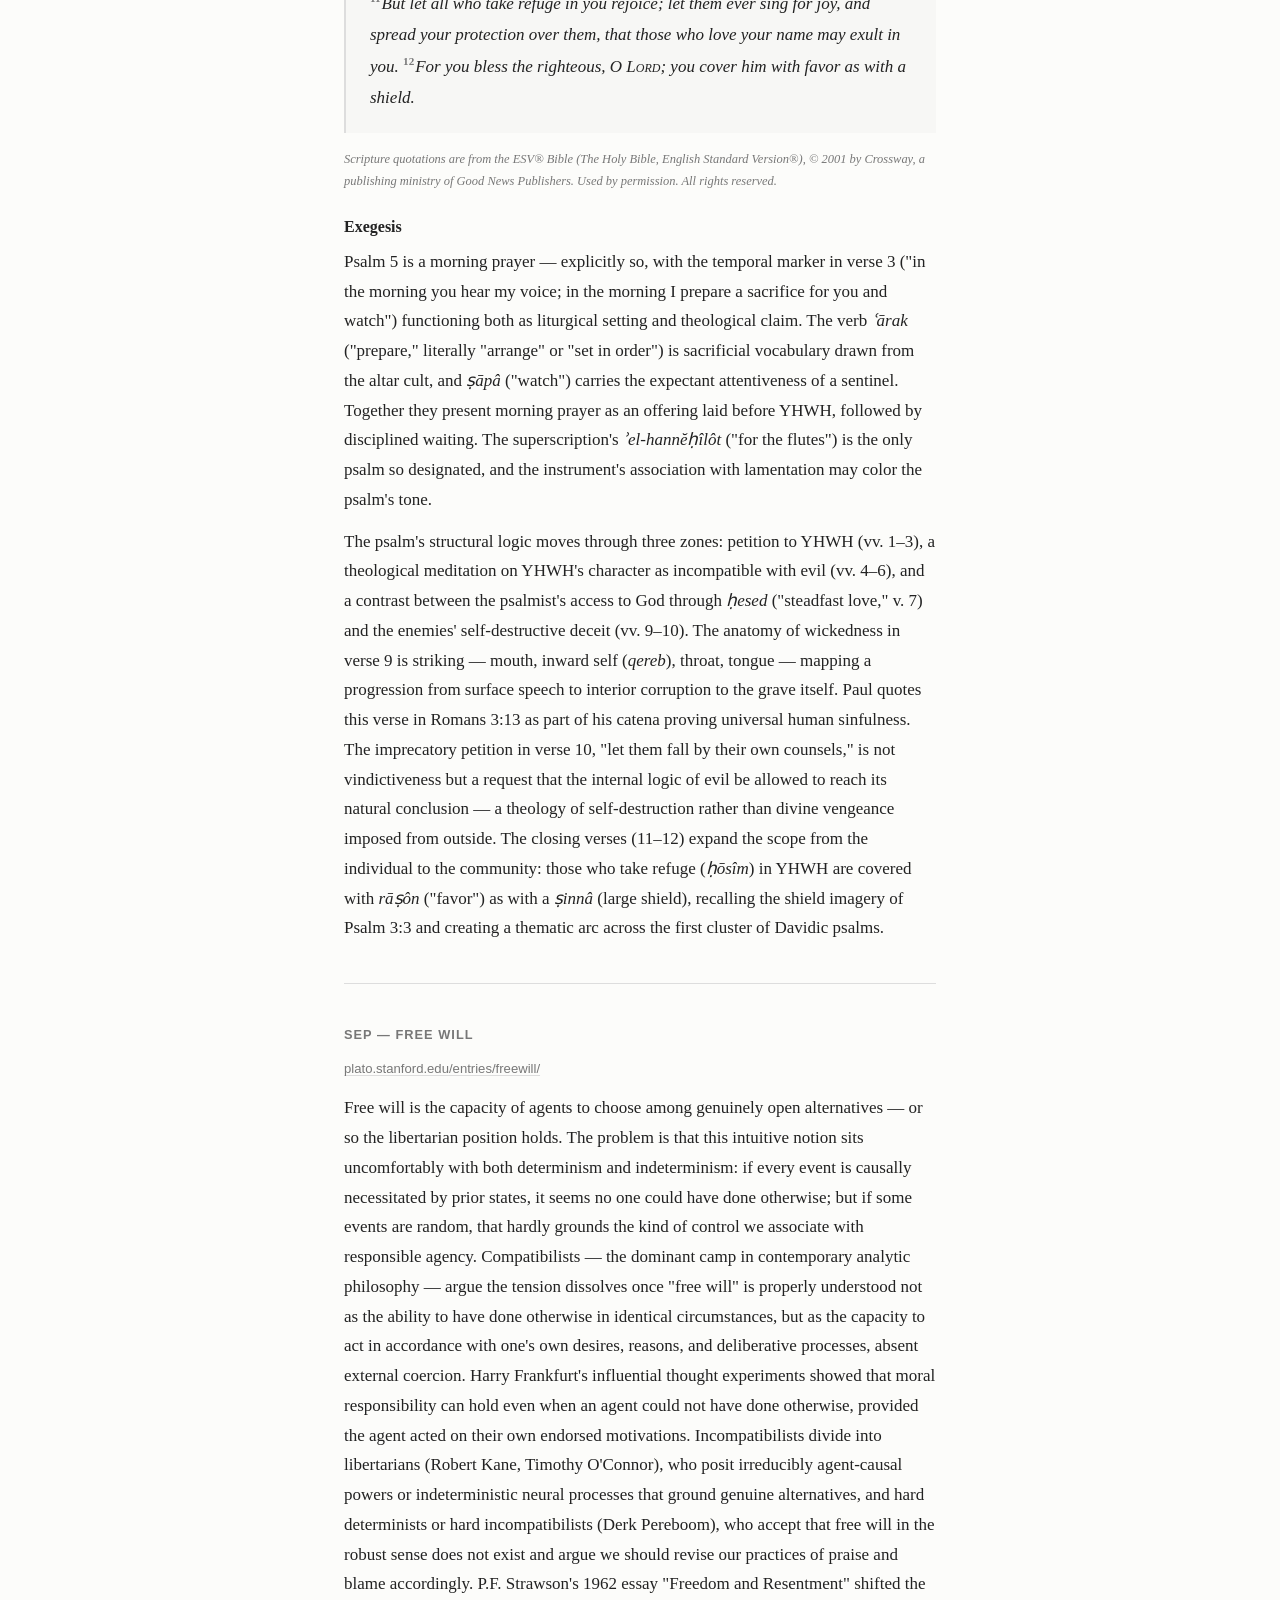
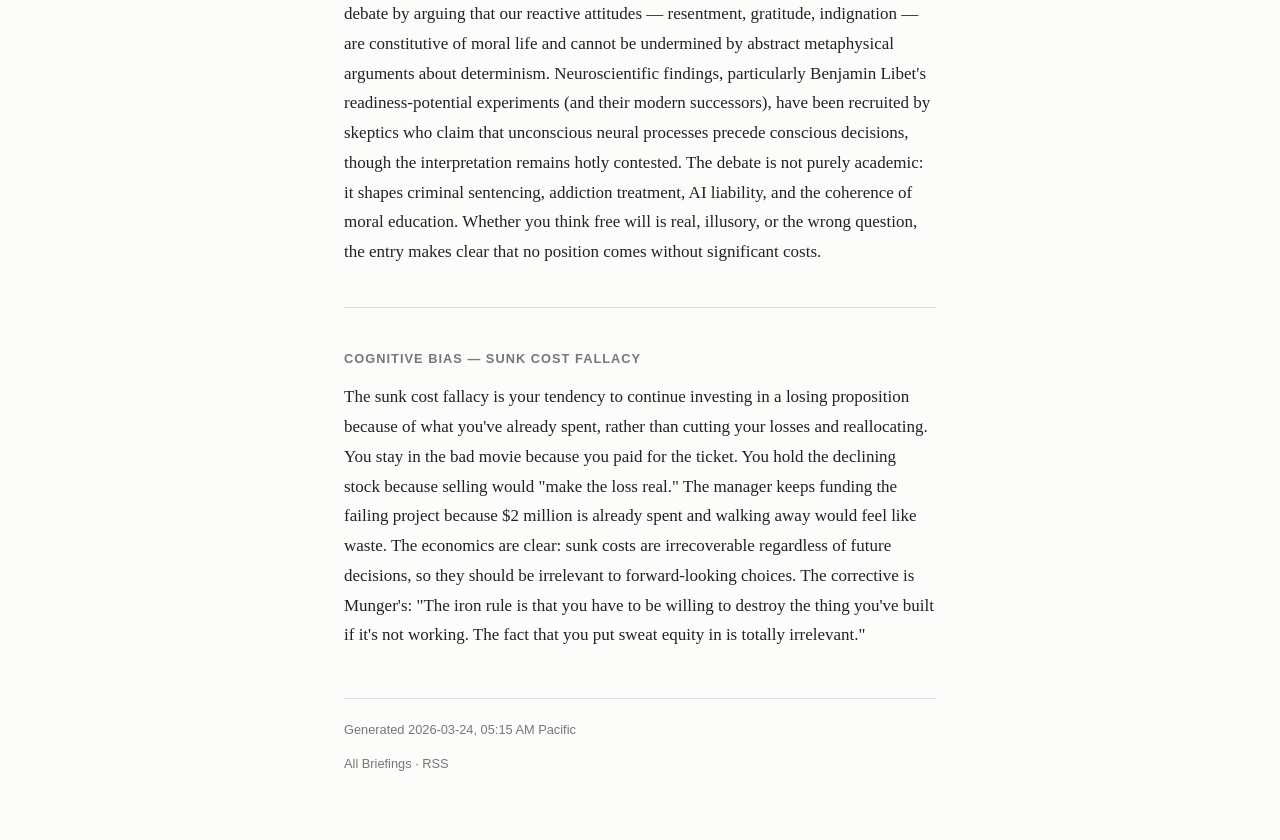
<file: briefings/2026-03-24.html>
<!DOCTYPE html>
<html lang="en-CA">
<head>
  <meta charset="UTF-8">
  <meta name="viewport" content="width=device-width, initial-scale=1.0">
  <title>Daily Briefing — 2026-03-24</title>
  <link rel="stylesheet" href="/style.css">
</head>
<body>

<header>
  <h1>Daily Briefing</h1>
  <div class="date">Tuesday, March 24, 2026</div>
  <hr class="header-rule">
</header>

<section>
  <h2>Weather</h2>
  <p>
    Monday's reprieve is over. <a href="https://weather.gc.ca/en/location/index.html?coords=49.233,-121.767">Environment Canada has issued a rainfall warning</a> as another atmospheric river parks itself over the South Coast through Friday — expect 100–120 mm total, with higher amounts near the mountains. Today's high reaches 9°C with steady rain; overnight low around 5°C, so no frost risk. Freezing levels sit at 2,000–2,500 metres, meaning snowmelt from the upper slopes compounds runoff — watch for pooling on roads and rising creeks. Southwesterly gusts to <a href="https://weather.gc.ca/en/forecast/hourly/index.html?coords=49.233,-121.767">80 km/h on the Coquihalla this evening</a>. Wednesday is the coldest of the stretch (7°C high, 3°C low) with rain continuing. The front clears Friday and a dramatic warming follows: 17°C Friday, potentially 19°C Saturday with a mix of sun and cloud. Trails will be a swamp through Thursday — save the outdoor ambitions for the weekend. Locally, some good news: <a href="https://theprogress.com/2026/03/23/chilliwack-river-valley-breathes-sigh-of-relief-as-weather-settles-evacuation-alerts-rescinded/">evacuation alerts for the Chilliwack River Valley have been rescinded</a> as river levels drop after last week's 199 mm atmospheric river event, though the FVRD state of emergency remains in effect.
  </p>
</section>

<hr class="section-rule">

<section>
  <h2>Tech</h2>

  <h3>Claude Platform / Models</h3>
  <p>
    Today is the day. The <a href="https://www.axios.com/2026/03/19/pentagon-anthropic-foreign-workforce-security-risks">Anthropic v. Pentagon preliminary injunction hearing</a> is this morning in the Northern District of California. The question: whether to temporarily lift the "supply chain risk" designation while the case proceeds. <a href="https://x.com/washingtonpost/status/2034608357445718059">Catholic moral theologians</a> and <a href="https://x.com/m_ccuri/status/2033580124444975427">hundreds of tech companies</a> have filed amicus briefs <span style="font-size: 0.85em;">[previously noted]</span>; Microsoft has filed for a temporary restraining order arguing the designation forces immediate contract changes that could "hamper" soldiers. The <a href="https://x.com/ReutersLegal/status/2034305112181518534">BMG copyright suit</a> filed yesterday adds a second legal front. Separately, Anthropic is hosting a <a href="https://www.anthropic.com/webinars/claude-code-advanced-patterns">Claude Code Advanced Patterns webinar at 10 AM PT</a> — subagents, MCP integrations, and CI pipeline deployment for teams already shipping with Claude Code daily.
  </p>

  <h3>Competitors</h3>
  <p>
    The <a href="https://www.axios.com/2026/03/23/openai-fusion-altman-helion">OpenAI–Helion fusion deal</a> <span style="font-size: 0.85em;">[previously noted]</span> continues to draw attention for its signal about future compute power demands. Otherwise quiet — the <a href="https://openai.com/index/openai-to-acquire-astral/">Astral acquisition</a> remains pending, and <a href="https://openai.com/blog">legacy Deep Research</a> is removed Thursday.
  </p>

  <h3>Apple</h3>
  <p>
    Apple <a href="https://9to5mac.com/2026/03/23/apple-promises-ai-advancements-to-be-unveiled-at-wwdc-this-year/">officially announced WWDC 2026 for June 8–12</a>, confirming what was <span style="font-size: 0.85em;">[expected]</span> — the press release teases "AI advancements," almost certainly pointing to the Siri overhaul and on-device intelligence in iOS 27. New data: the <a href="https://9to5mac.com/2026/03/23/daily-march-23-2026/">iPhone Air captured 6.8% of iPhone 17 generation samples</a> in its U.S. launch window, more than doubling the iPhone Plus's 2.9% share — though gains came at the Pro's expense (down from 34.9% to 30.6%). AirPods Max 2 pre-orders and iOS 26.4 public release both expected tomorrow.
  </p>

  <h3>General Interest</h3>
  <p>
    Google used its NewFront event yesterday to unveil the <a href="https://blog.google/products/marketingplatform/360/gemini-models-advantage-google-marketing-platform/">Gemini advantage in Google Marketing Platform</a> — AI-powered media curation in Display &amp; Video 360, a live sports biddable suite, and YouTube Creator Takeovers. It's an ad-tech product rather than a model capability shift, but it signals how aggressively Google is embedding Gemini into revenue infrastructure.
  </p>
</section>

<hr class="section-rule">

<section>
  <h2>Business</h2>

  <h3>Markets</h3>
  <p>
    Monday's actual close confirmed the pre-market euphoria from Trump's Iran pause. The <a href="https://finance.yahoo.com/markets/stocks/articles/stock-market-news-mar-23-135200663.html">S&amp;P 500 rose 74 points to 6,581 (+1.1%)</a>, its best day since the war began; Dow climbed 631 to 46,208 (+1.4%); Nasdaq gained 299 to 21,947. The <a href="https://www.bnnbloomberg.ca/business/2026/03/23/sptsx-composite-up-nearly-700-points-dow-industrials-up-more-than-1000-points/">TSX surged 566 points to 31,884</a>. <a href="https://finance.yahoo.com/sectors/energy/articles/oil-dives-trump-says-talks-130821098.html">Brent cratered 10.9% to $99.94</a> — below $100 for the first time in two weeks. The 10-year yield fell 7 bps to 4.31%; <a href="https://www.bnnbloomberg.ca/investing/market-outlook/2026/03/23/market-outlook-gold-and-bitcoin-fall-as-rate-fears-rise-on-oil-surge/">gold dropped to $4,393</a>. Iran's foreign ministry denied any talks; <a href="https://ca.finance.yahoo.com/news/stock-market-today-dow-sp-500-nasdaq-futures-fall-as-iran-officials-reject-negotiation-224729954.html">futures slipped late Monday</a> on the pushback.
  </p>

  <h3>Canada Macro</h3>
  <p>
    The <a href="https://www.bnnbloomberg.ca/business/2026/03/23/sptsx-composite-up-nearly-700-points-dow-industrials-up-more-than-1000-points/">energy-heavy TSX rallied sharply</a> on the risk-on mood, though Brent's collapse below $100 is a double-edged sword for Canada — lower energy prices ease the BoC's inflation calculus but compress oil-patch revenues. One day's diplomacy does not make a trend. Institutional note: the <a href="https://www.bankofcanada.ca/2026/03/changes-bank-of-canada-governing-council/">Bank of Canada announced</a> that Deputy Governors Rhys Mendes (departing April 10) and Sharon Kozicki (retiring July 15) are both leaving — two simultaneous vacancies on the six-member Governing Council during a period of acute policy uncertainty.
  </p>

  <h3>US Macro</h3>
  <p>
    <a href="https://finance.yahoo.com/news/goldman-sachs-raised-us-recession-131750734.html">Goldman Sachs raised its 12-month recession probability to 30%</a> on Monday, up from 25% last week. Chief economist Jan Hatzius cited the oil shock's drag coinciding with tighter financial conditions and a waning fiscal impulse in the second half; he now expects below-trend growth and a rising unemployment rate. Existing home sales data is due today — <a href="https://ca.finance.yahoo.com/news/durable-goods-home-sales-u-173400993.html">January hit a two-year low</a>, and mortgage rates near 7% continue to freeze the market. Durable goods orders tomorrow.
  </p>
</section>

<hr class="section-rule">

<section>
  <h2>Psalm of the Day — Psalm 5</h2>

  <div class="psalm-text">
    <p>
      <em>To the choirmaster: for the flutes. A Psalm of David.</em>
    </p>
    <p>
      <span class="verse-num">1</span>Give ear to my words, O <span style="font-variant: small-caps;">Lord</span>;
      consider my groaning.
      <span class="verse-num">2</span>Give attention to the sound of my cry,
      my King and my God,
      for to you do I pray.
      <span class="verse-num">3</span>O <span style="font-variant: small-caps;">Lord</span>, in the morning you hear my voice;
      in the morning I prepare a sacrifice for you and watch.
    </p>
    <p>
      <span class="verse-num">4</span>For you are not a God who delights in wickedness;
      evil may not dwell with you.
      <span class="verse-num">5</span>The boastful shall not stand before your eyes;
      you hate all evildoers.
      <span class="verse-num">6</span>You destroy those who speak lies;
      the <span style="font-variant: small-caps;">Lord</span> abhors the bloodthirsty and deceitful man.
    </p>
    <p>
      <span class="verse-num">7</span>But I, through the abundance of your steadfast love,
      will enter your house.
      I will bow down toward your holy temple
      in the fear of you.
      <span class="verse-num">8</span>Lead me, O <span style="font-variant: small-caps;">Lord</span>, in your righteousness
      because of my enemies;
      make your way straight before me.
    </p>
    <p>
      <span class="verse-num">9</span>For there is no truth in their mouth;
      their inmost self is destruction;
      their throat is an open grave;
      they flatter with their tongue.
      <span class="verse-num">10</span>Make them bear their guilt, O God;
      let them fall by their own counsels;
      because of the abundance of their transgressions cast them out,
      for they have rebelled against you.
    </p>
    <p>
      <span class="verse-num">11</span>But let all who take refuge in you rejoice;
      let them ever sing for joy,
      and spread your protection over them,
      that those who love your name may exult in you.
      <span class="verse-num">12</span>For you bless the righteous, O <span style="font-variant: small-caps;">Lord</span>;
      you cover him with favor as with a shield.
    </p>
  </div>

  <p class="copyright">
    Scripture quotations are from the ESV® Bible (The Holy Bible, English Standard Version®), © 2001 by Crossway, a publishing ministry of Good News Publishers. Used by permission. All rights reserved.
  </p>

  <h3>Exegesis</h3>
  <p>
    Psalm 5 is a morning prayer — explicitly so, with the temporal marker in verse 3 ("in the morning you hear my voice; in the morning I prepare a sacrifice for you and watch") functioning both as liturgical setting and theological claim. The verb <em>ʿārak</em> ("prepare," literally "arrange" or "set in order") is sacrificial vocabulary drawn from the altar cult, and <em>ṣāpâ</em> ("watch") carries the expectant attentiveness of a sentinel. Together they present morning prayer as an offering laid before YHWH, followed by disciplined waiting. The superscription's <em>ʾel-hannĕḥîlôt</em> ("for the flutes") is the only psalm so designated, and the instrument's association with lamentation may color the psalm's tone.
  </p>
  <p>
    The psalm's structural logic moves through three zones: petition to YHWH (vv. 1–3), a theological meditation on YHWH's character as incompatible with evil (vv. 4–6), and a contrast between the psalmist's access to God through <em>ḥesed</em> ("steadfast love," v. 7) and the enemies' self-destructive deceit (vv. 9–10). The anatomy of wickedness in verse 9 is striking — mouth, inward self (<em>qereb</em>), throat, tongue — mapping a progression from surface speech to interior corruption to the grave itself. Paul quotes this verse in Romans 3:13 as part of his catena proving universal human sinfulness. The imprecatory petition in verse 10, "let them fall by their own counsels," is not vindictiveness but a request that the internal logic of evil be allowed to reach its natural conclusion — a theology of self-destruction rather than divine vengeance imposed from outside. The closing verses (11–12) expand the scope from the individual to the community: those who take refuge (<em>ḥōsîm</em>) in YHWH are covered with <em>rāṣôn</em> ("favor") as with a <em>ṣinnâ</em> (large shield), recalling the shield imagery of Psalm 3:3 and creating a thematic arc across the first cluster of Davidic psalms.
  </p>
</section>

<hr class="section-rule">

<section>
  <h2>SEP — Free Will</h2>
  <p class="sep-link">
    <a href="https://plato.stanford.edu/entries/freewill/">plato.stanford.edu/entries/freewill/</a>
  </p>
  <p>
    Free will is the capacity of agents to choose among genuinely open alternatives — or so the libertarian position holds. The problem is that this intuitive notion sits uncomfortably with both determinism and indeterminism: if every event is causally necessitated by prior states, it seems no one could have done otherwise; but if some events are random, that hardly grounds the kind of control we associate with responsible agency. Compatibilists — the dominant camp in contemporary analytic philosophy — argue the tension dissolves once "free will" is properly understood not as the ability to have done otherwise in identical circumstances, but as the capacity to act in accordance with one's own desires, reasons, and deliberative processes, absent external coercion. Harry Frankfurt's influential thought experiments showed that moral responsibility can hold even when an agent could not have done otherwise, provided the agent acted on their own endorsed motivations. Incompatibilists divide into libertarians (Robert Kane, Timothy O'Connor), who posit irreducibly agent-causal powers or indeterministic neural processes that ground genuine alternatives, and hard determinists or hard incompatibilists (Derk Pereboom), who accept that free will in the robust sense does not exist and argue we should revise our practices of praise and blame accordingly. P.F. Strawson's 1962 essay "Freedom and Resentment" shifted the debate by arguing that our reactive attitudes — resentment, gratitude, indignation — are constitutive of moral life and cannot be undermined by abstract metaphysical arguments about determinism. Neuroscientific findings, particularly Benjamin Libet's readiness-potential experiments (and their modern successors), have been recruited by skeptics who claim that unconscious neural processes precede conscious decisions, though the interpretation remains hotly contested. The debate is not purely academic: it shapes criminal sentencing, addiction treatment, AI liability, and the coherence of moral education. Whether you think free will is real, illusory, or the wrong question, the entry makes clear that no position comes without significant costs.
  </p>
</section>

<hr class="section-rule">

<section>
  <h2>Cognitive Bias — Sunk Cost Fallacy</h2>
  <p>
    The sunk cost fallacy is your tendency to continue investing in a losing proposition because of what you've already spent, rather than cutting your losses and reallocating. You stay in the bad movie because you paid for the ticket. You hold the declining stock because selling would "make the loss real." The manager keeps funding the failing project because $2 million is already spent and walking away would feel like waste. The economics are clear: sunk costs are irrecoverable regardless of future decisions, so they should be irrelevant to forward-looking choices. The corrective is Munger's: "The iron rule is that you have to be willing to destroy the thing you've built if it's not working. The fact that you put sweat equity in is totally irrelevant."
  </p>
</section>

<footer>
  <p>Generated 2026-03-24, 05:15 AM Pacific</p>
  <p><a href="/">All Briefings</a> · <a href="/feed.xml">RSS</a></p>
</footer>

</body>
</html>
</file>
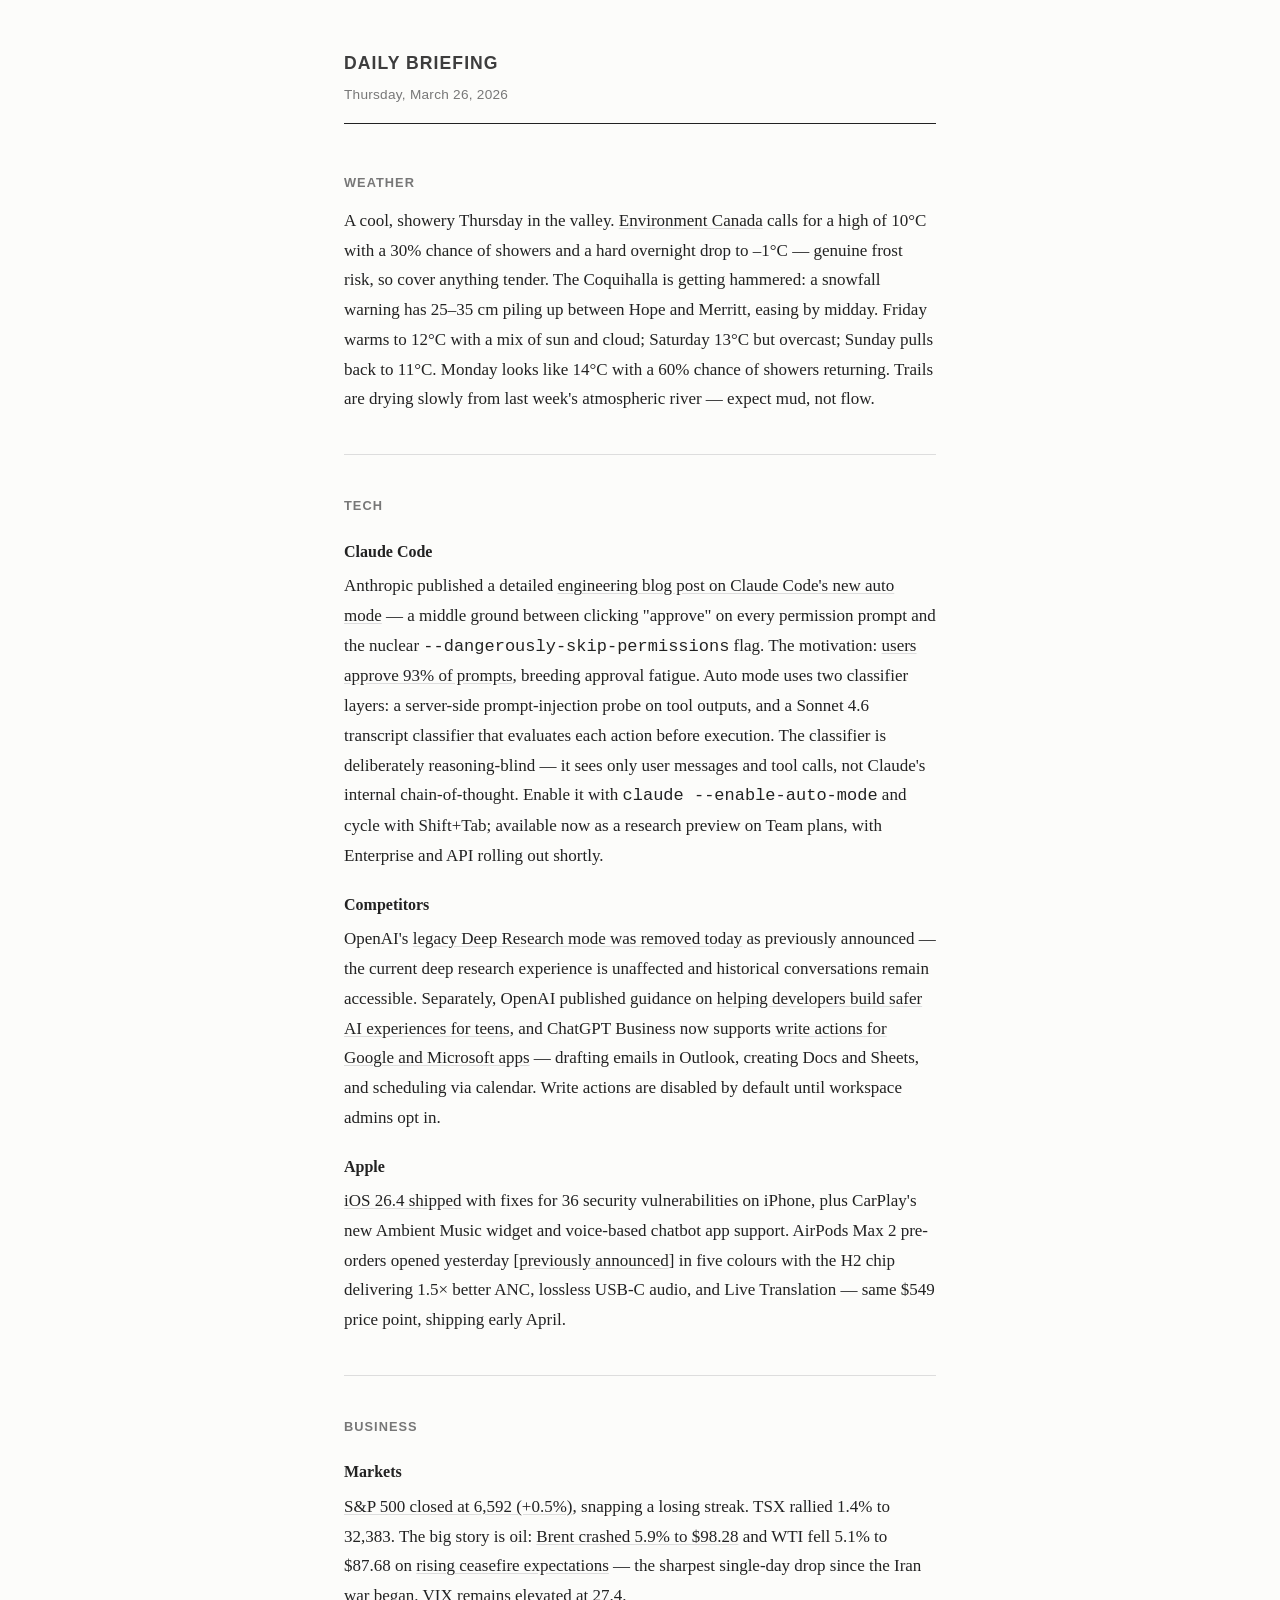
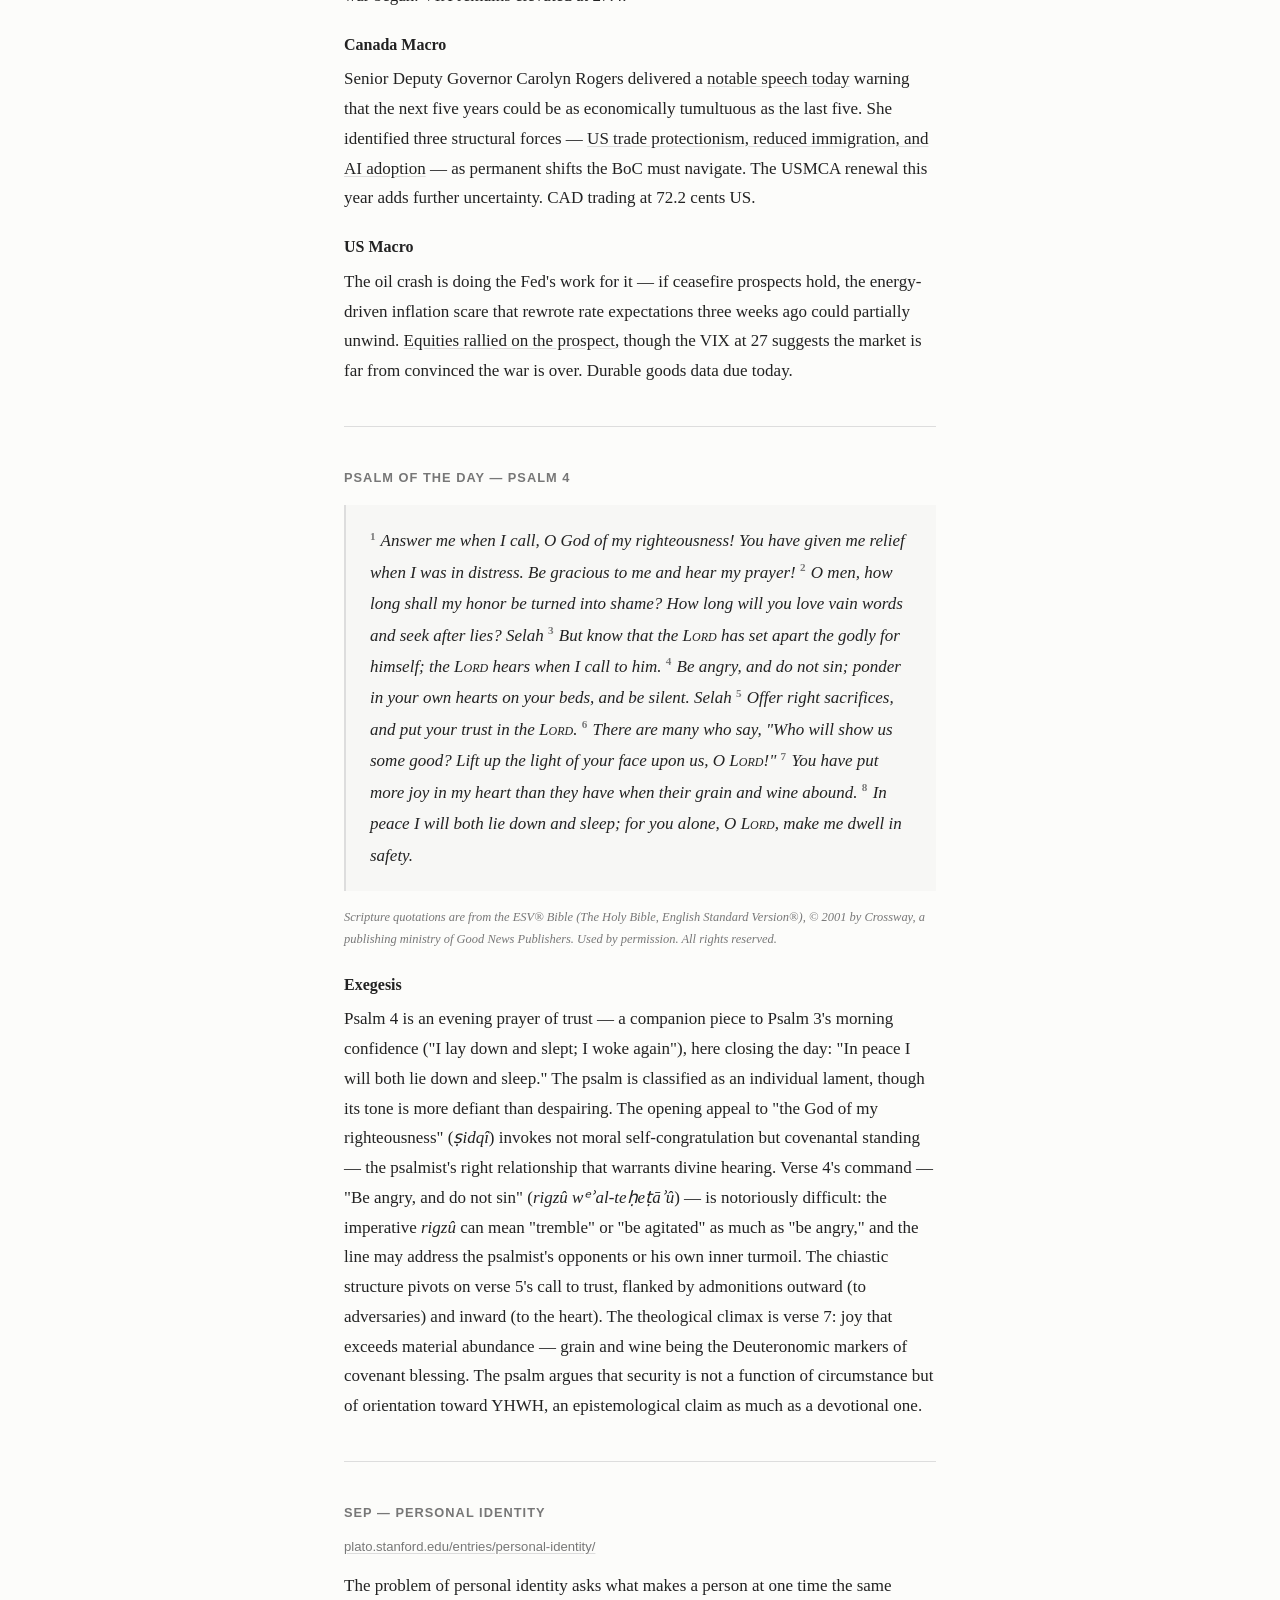
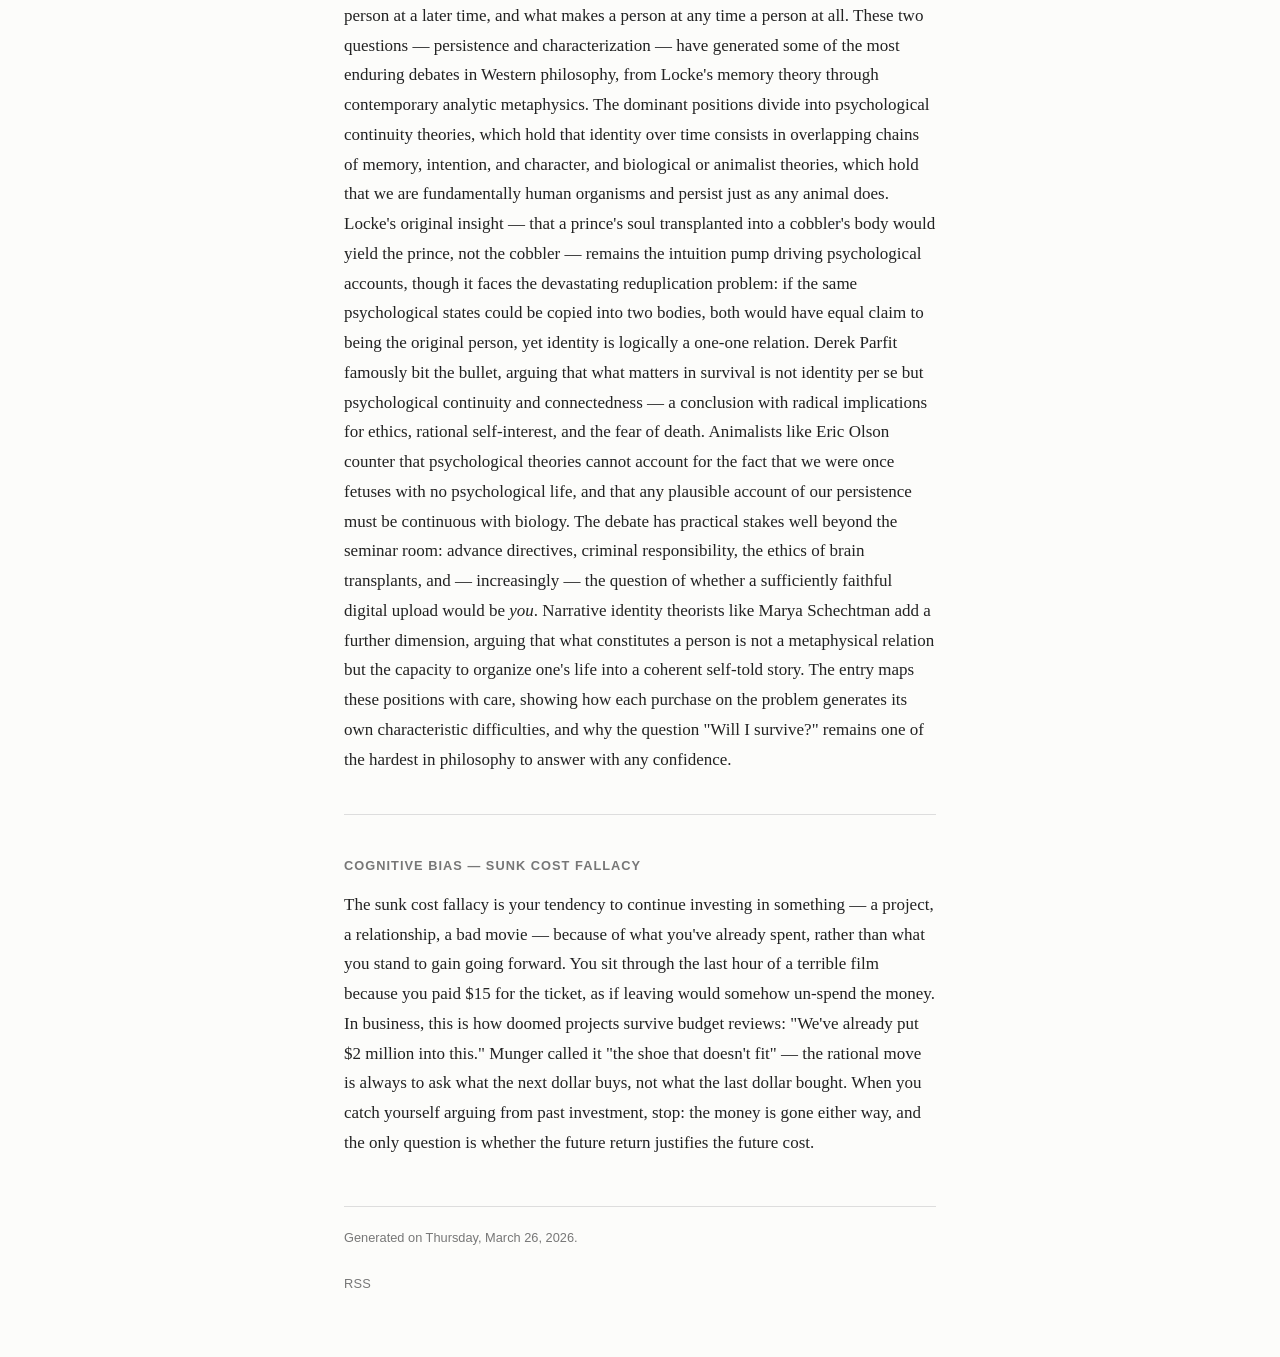
<file: briefings/2026-03-26.html>
<!DOCTYPE html>
<html lang="en-CA">
<head>
  <meta charset="UTF-8">
  <meta name="viewport" content="width=device-width, initial-scale=1.0">
  <title>Daily Briefing — 2026-03-26</title>
  <link rel="alternate" type="application/rss+xml" title="Daily Briefing" href="/feed.xml">
  <link rel="stylesheet" href="/style.css">
</head>
<body>

<header>
  <h1>Daily Briefing</h1>
  <div class="date">Thursday, March 26, 2026</div>
  <hr class="header-rule">
</header>

<section>
  <h2>Weather</h2>
  <p>A cool, showery Thursday in the valley. <a href="https://weather.gc.ca/en/location/index.html?coords=49.233,-121.767">Environment Canada</a> calls for a high of 10°C with a 30% chance of showers and a hard overnight drop to –1°C — genuine frost risk, so cover anything tender. The Coquihalla is getting hammered: a snowfall warning has 25–35 cm piling up between Hope and Merritt, easing by midday. Friday warms to 12°C with a mix of sun and cloud; Saturday 13°C but overcast; Sunday pulls back to 11°C. Monday looks like 14°C with a 60% chance of showers returning. Trails are drying slowly from last week's atmospheric river — expect mud, not flow.</p>
</section>

<hr class="section-rule">

<section>
  <h2>Tech</h2>

  <h3>Claude Code</h3>
  <p>Anthropic published a detailed <a href="https://www.anthropic.com/engineering/claude-code-auto-mode">engineering blog post on Claude Code's new auto mode</a> — a middle ground between clicking "approve" on every permission prompt and the nuclear <code>--dangerously-skip-permissions</code> flag. The motivation: <a href="https://x.com/AnthropicAI/status/2036944806317088921">users approve 93% of prompts</a>, breeding approval fatigue. Auto mode uses two classifier layers: a server-side prompt-injection probe on tool outputs, and a Sonnet 4.6 transcript classifier that evaluates each action before execution. The classifier is deliberately reasoning-blind — it sees only user messages and tool calls, not Claude's internal chain-of-thought. Enable it with <code>claude --enable-auto-mode</code> and cycle with Shift+Tab; available now as a research preview on Team plans, with Enterprise and API rolling out shortly.</p>

  <h3>Competitors</h3>
  <p>OpenAI's <a href="https://help.openai.com/en/articles/6825453-chatgpt-release-notes">legacy Deep Research mode was removed today</a> as previously announced — the current deep research experience is unaffected and historical conversations remain accessible. Separately, OpenAI published guidance on <a href="https://openai.com/news/">helping developers build safer AI experiences for teens</a>, and ChatGPT Business now supports <a href="https://help.openai.com/en/articles/11391654-chatgpt-business-release-notes">write actions for Google and Microsoft apps</a> — drafting emails in Outlook, creating Docs and Sheets, and scheduling via calendar. Write actions are disabled by default until workspace admins opt in.</p>

  <h3>Apple</h3>
  <p><a href="https://9to5mac.com/2026/03/25/ios-26-4-has-fixes-for-35-security-issues-on-iphone-details-here/">iOS 26.4 shipped</a> with fixes for 36 security vulnerabilities on iPhone, plus CarPlay's new Ambient Music widget and voice-based chatbot app support. AirPods Max 2 pre-orders opened yesterday [<a href="https://www.apple.com/newsroom/2026/03/apple-introduces-airpods-max-2-powered-by-h2/">previously announced</a>] in five colours with the H2 chip delivering 1.5× better ANC, lossless USB-C audio, and Live Translation — same $549 price point, shipping early April.</p>
</section>

<hr class="section-rule">

<section>
  <h2>Business</h2>

  <h3>Markets</h3>
  <p><a href="https://finance.yahoo.com/quote/%5EGSPC/">S&amp;P 500 closed at 6,592 (+0.5%)</a>, snapping a losing streak. TSX rallied 1.4% to 32,383. The big story is oil: <a href="https://finance.yahoo.com/markets/commodities/articles/current-price-oil-march-26-125626774.html">Brent crashed 5.9% to $98.28</a> and WTI fell 5.1% to $87.68 on <a href="https://www.bnnbloomberg.ca/markets/2026/03/25/stocks-rise-and-oil-prices-ease-as-wall-street-keeps-yo-yoing-because-of-the-war-with-iran/">rising ceasefire expectations</a> — the sharpest single-day drop since the Iran war began. VIX remains elevated at 27.4.</p>

  <h3>Canada Macro</h3>
  <p>Senior Deputy Governor Carolyn Rogers delivered a <a href="https://www.bankofcanada.ca/2026/03/an-anchor-of-stability-in-uncertain-times/">notable speech today</a> warning that the next five years could be as economically tumultuous as the last five. She identified three structural forces — <a href="https://www.bnnbloomberg.ca/business/2026/03/26/bank-of-canada-says-it-will-have-a-tough-job-tackling-structural-changes/">US trade protectionism, reduced immigration, and AI adoption</a> — as permanent shifts the BoC must navigate. The USMCA renewal this year adds further uncertainty. CAD trading at 72.2 cents US.</p>

  <h3>US Macro</h3>
  <p>The oil crash is doing the Fed's work for it — if ceasefire prospects hold, the energy-driven inflation scare that rewrote rate expectations three weeks ago could partially unwind. <a href="https://finance.yahoo.com/quote/%5EGSPC/">Equities rallied on the prospect</a>, though the VIX at 27 suggests the market is far from convinced the war is over. Durable goods data due today.</p>
</section>

<hr class="section-rule">

<section>
  <h2>Psalm of the Day — Psalm 4</h2>
  <div class="psalm-text">
    <span class="verse-num">1</span> Answer me when I call, O God of my righteousness! You have given me relief when I was in distress. Be gracious to me and hear my prayer!
    <span class="verse-num">2</span> O men, how long shall my honor be turned into shame? How long will you love vain words and seek after lies? <em>Selah</em>
    <span class="verse-num">3</span> But know that the <span style="font-variant: small-caps;">Lord</span> has set apart the godly for himself; the <span style="font-variant: small-caps;">Lord</span> hears when I call to him.
    <span class="verse-num">4</span> Be angry, and do not sin; ponder in your own hearts on your beds, and be silent. <em>Selah</em>
    <span class="verse-num">5</span> Offer right sacrifices, and put your trust in the <span style="font-variant: small-caps;">Lord</span>.
    <span class="verse-num">6</span> There are many who say, "Who will show us some good? Lift up the light of your face upon us, O <span style="font-variant: small-caps;">Lord</span>!"
    <span class="verse-num">7</span> You have put more joy in my heart than they have when their grain and wine abound.
    <span class="verse-num">8</span> In peace I will both lie down and sleep; for you alone, O <span style="font-variant: small-caps;">Lord</span>, make me dwell in safety.
  </div>
  <p class="copyright">Scripture quotations are from the ESV® Bible (The Holy Bible, English Standard Version®), © 2001 by Crossway, a publishing ministry of Good News Publishers. Used by permission. All rights reserved.</p>

  <h3>Exegesis</h3>
  <p>Psalm 4 is an evening prayer of trust — a companion piece to Psalm 3's morning confidence ("I lay down and slept; I woke again"), here closing the day: "In peace I will both lie down and sleep." The psalm is classified as an individual lament, though its tone is more defiant than despairing. The opening appeal to "the God of my righteousness" (<em>ṣidqî</em>) invokes not moral self-congratulation but covenantal standing — the psalmist's right relationship that warrants divine hearing. Verse 4's command — "Be angry, and do not sin" (<em>rigzû wᵉʾal-teḥeṭāʾû</em>) — is notoriously difficult: the imperative <em>rigzû</em> can mean "tremble" or "be agitated" as much as "be angry," and the line may address the psalmist's opponents or his own inner turmoil. The chiastic structure pivots on verse 5's call to trust, flanked by admonitions outward (to adversaries) and inward (to the heart). The theological climax is verse 7: joy that exceeds material abundance — grain and wine being the Deuteronomic markers of covenant blessing. The psalm argues that security is not a function of circumstance but of orientation toward YHWH, an epistemological claim as much as a devotional one.</p>
</section>

<hr class="section-rule">

<section>
  <h2>SEP — Personal Identity</h2>
  <p class="sep-link"><a href="https://plato.stanford.edu/entries/personal-identity/">plato.stanford.edu/entries/personal-identity/</a></p>
  <p>The problem of personal identity asks what makes a person at one time the same person at a later time, and what makes a person at any time a person at all. These two questions — persistence and characterization — have generated some of the most enduring debates in Western philosophy, from Locke's memory theory through contemporary analytic metaphysics. The dominant positions divide into psychological continuity theories, which hold that identity over time consists in overlapping chains of memory, intention, and character, and biological or animalist theories, which hold that we are fundamentally human organisms and persist just as any animal does. Locke's original insight — that a prince's soul transplanted into a cobbler's body would yield the prince, not the cobbler — remains the intuition pump driving psychological accounts, though it faces the devastating reduplication problem: if the same psychological states could be copied into two bodies, both would have equal claim to being the original person, yet identity is logically a one-one relation. Derek Parfit famously bit the bullet, arguing that what matters in survival is not identity per se but psychological continuity and connectedness — a conclusion with radical implications for ethics, rational self-interest, and the fear of death. Animalists like Eric Olson counter that psychological theories cannot account for the fact that we were once fetuses with no psychological life, and that any plausible account of our persistence must be continuous with biology. The debate has practical stakes well beyond the seminar room: advance directives, criminal responsibility, the ethics of brain transplants, and — increasingly — the question of whether a sufficiently faithful digital upload would be <em>you</em>. Narrative identity theorists like Marya Schechtman add a further dimension, arguing that what constitutes a person is not a metaphysical relation but the capacity to organize one's life into a coherent self-told story. The entry maps these positions with care, showing how each purchase on the problem generates its own characteristic difficulties, and why the question "Will I survive?" remains one of the hardest in philosophy to answer with any confidence.</p>
</section>

<hr class="section-rule">

<section>
  <h2>Cognitive Bias — Sunk Cost Fallacy</h2>
  <p>The sunk cost fallacy is your tendency to continue investing in something — a project, a relationship, a bad movie — because of what you've already spent, rather than what you stand to gain going forward. You sit through the last hour of a terrible film because you paid $15 for the ticket, as if leaving would somehow un-spend the money. In business, this is how doomed projects survive budget reviews: "We've already put $2 million into this." Munger called it "the shoe that doesn't fit" — the rational move is always to ask what the next dollar buys, not what the last dollar bought. When you catch yourself arguing from past investment, stop: the money is gone either way, and the only question is whether the future return justifies the future cost.</p>
</section>

<footer>
  <p>Generated on Thursday, March 26, 2026.</p>
  <a class="feed-link" href="/feed.xml">RSS</a>
</footer>

</body>
</html>
</file>
<file: style.css>
/* Daily Briefing — Shared Stylesheet */

:root {
  --bg: #fcfcfa;
  --fg: #222;
  --accent: #3d3d3d;
  --muted: #777;
  --rule: #ddd;
  --block-bg: #f7f7f5;
  --link: #222;
  --link-hover: #555;
  --font-serif: 'Iowan Old Style', 'Palatino Linotype', Palatino, Georgia, serif;
  --font-sans: -apple-system, BlinkMacSystemFont, 'Segoe UI', Helvetica, Arial, sans-serif;
  --font-mono: 'SF Mono', SFMono-Regular, Menlo, Consolas, monospace;
  --max-width: 640px;
}

*,
*::before,
*::after {
  margin: 0;
  padding: 0;
  box-sizing: border-box;
}

body {
  font-family: var(--font-serif);
  font-size: 17px;
  background: var(--bg);
  color: var(--fg);
  line-height: 1.75;
  max-width: var(--max-width);
  margin: 0 auto;
  padding: 3rem 1.5rem 4rem;
  -webkit-font-smoothing: antialiased;
}

/* --- Header --- */

header {
  margin-bottom: 3rem;
}

header h1 {
  font-family: var(--font-sans);
  font-size: 1.1rem;
  font-weight: 600;
  letter-spacing: 0.06em;
  text-transform: uppercase;
  color: var(--accent);
}

header .subtitle {
  font-size: 0.9rem;
  color: var(--muted);
  margin-top: 0.25rem;
}

header .date {
  font-family: var(--font-sans);
  font-size: 0.85rem;
  color: var(--muted);
  margin-top: 0.25rem;
  letter-spacing: 0.02em;
}

.header-rule {
  border: none;
  border-top: 1px solid var(--fg);
  margin-top: 1rem;
}

/* --- Links --- */

a {
  color: var(--link);
  text-decoration-color: var(--rule);
  text-underline-offset: 2px;
  transition: text-decoration-color 0.15s;
}

a:hover {
  text-decoration-color: var(--fg);
}

/* --- Sections --- */

section {
  margin-bottom: 2.5rem;
}

section:last-of-type {
  margin-bottom: 0;
}

h2 {
  font-family: var(--font-sans);
  font-size: 0.8rem;
  font-weight: 600;
  letter-spacing: 0.08em;
  text-transform: uppercase;
  color: var(--muted);
  margin-bottom: 0.75rem;
}

h3 {
  font-family: var(--font-serif);
  font-size: 1rem;
  font-weight: 600;
  margin-top: 1.25rem;
  margin-bottom: 0.35rem;
  color: var(--fg);
}

h3:first-child {
  margin-top: 0;
}

p {
  margin-bottom: 0.75rem;
}

p:last-child {
  margin-bottom: 0;
}

/* --- Dividers --- */

.section-rule {
  border: none;
  border-top: 1px solid var(--rule);
  margin: 2.5rem 0;
}

/* --- Archive List (index.html) --- */

.archive-list {
  list-style: none;
}

.archive-list li {
  padding: 0.75rem 0;
  border-bottom: 1px solid var(--rule);
}

.archive-list li:last-child {
  border-bottom: none;
}

.archive-list a {
  font-family: var(--font-sans);
  font-size: 0.95rem;
  font-weight: 500;
  color: var(--link);
  text-decoration: none;
}

.archive-list a:hover {
  text-decoration: underline;
  text-decoration-color: var(--muted);
}

.archive-list .summary {
  font-size: 0.85rem;
  color: var(--muted);
  margin-top: 0.15rem;
  line-height: 1.5;
}

/* --- Feed link --- */

.feed-link {
  display: inline-block;
  margin-top: 0.75rem;
  font-family: var(--font-sans);
  font-size: 0.8rem;
  color: var(--muted);
  text-decoration: none;
  letter-spacing: 0.02em;
}

.feed-link:hover {
  color: var(--fg);
}

/* --- Scripture block --- */

.psalm-text {
  background: var(--block-bg);
  border-left: 2px solid var(--rule);
  padding: 1.25rem 1.5rem;
  margin: 1rem 0;
  font-style: italic;
  line-height: 1.85;
}

.psalm-text .verse-num {
  font-style: normal;
  font-weight: 600;
  font-size: 0.7rem;
  color: var(--muted);
  vertical-align: super;
  margin-right: 1px;
}

.copyright {
  font-size: 0.78rem;
  color: var(--muted);
  font-style: italic;
  margin-top: 0.5rem;
}

/* --- SEP link --- */

.sep-link {
  font-family: var(--font-sans);
  font-size: 0.82rem;
  color: var(--muted);
  margin-bottom: 0.75rem;
}

.sep-link a {
  color: var(--muted);
}

.sep-link a:hover {
  color: var(--fg);
}

/* --- Footer --- */

footer {
  margin-top: 3rem;
  padding-top: 1.25rem;
  border-top: 1px solid var(--rule);
  font-family: var(--font-sans);
  font-size: 0.8rem;
  color: var(--muted);
}

footer a {
  color: var(--muted);
  text-decoration: none;
}

footer a:hover {
  color: var(--fg);
}

/* --- Responsive --- */

@media (max-width: 600px) {
  body {
    padding: 2rem 1rem 3rem;
    font-size: 16px;
  }
  header h1 {
    font-size: 1rem;
  }
}
</file>
